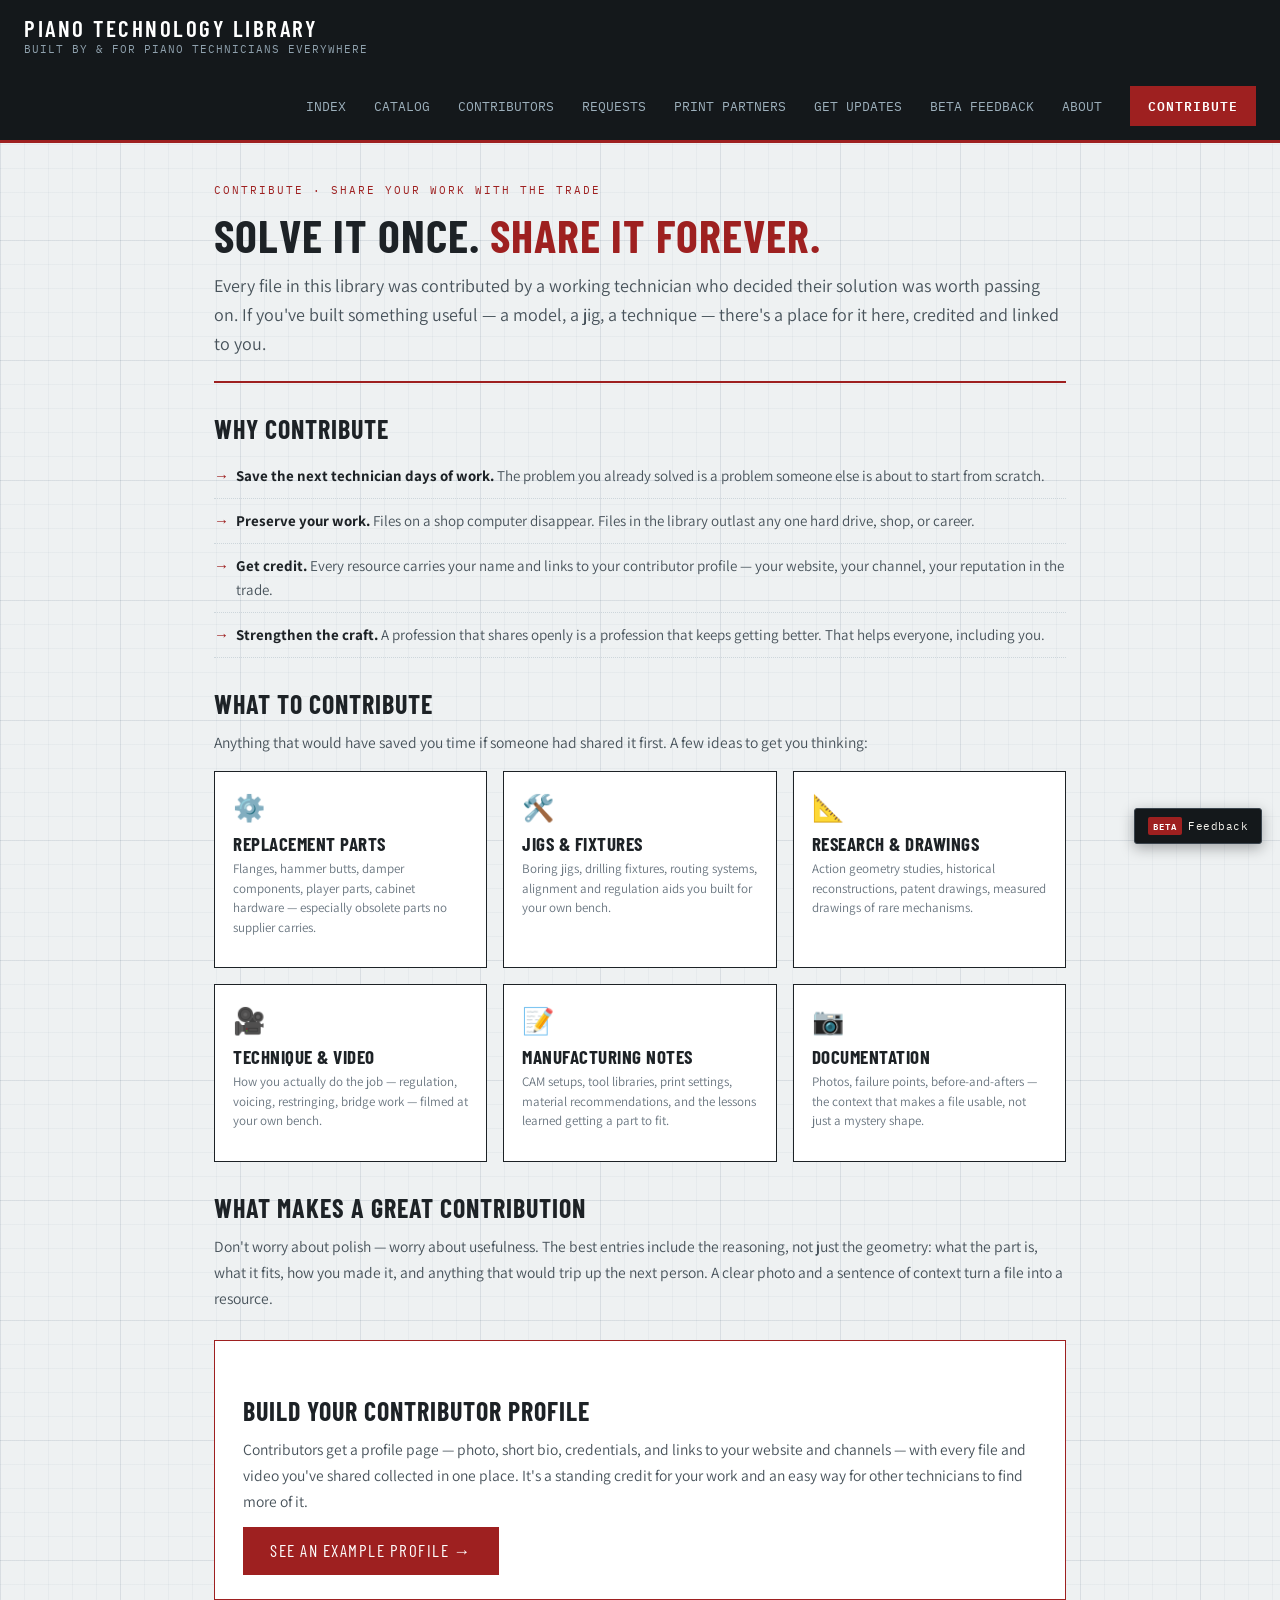
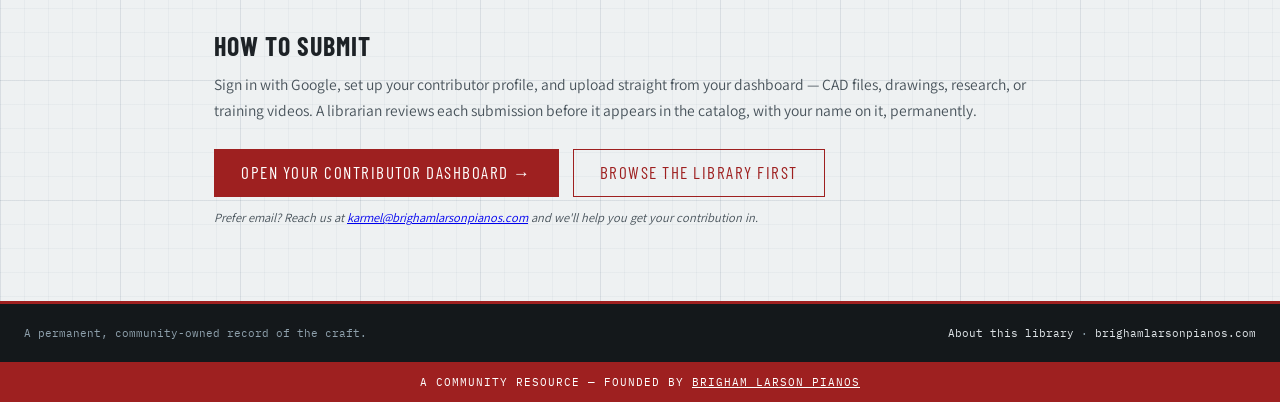
<file: contribute.html>
<!DOCTYPE html>
<html lang="en">
<head>
<meta charset="utf-8">
<meta name="viewport" content="width=device-width, initial-scale=1">
<title>Contribute — Piano Technology Library</title>
<meta name="description" content="How and why to contribute to the Piano Technology Library — share CAD files, jigs, techniques, and training video with piano technicians everywhere.">
<link rel="preconnect" href="https://fonts.googleapis.com">
<link href="https://fonts.googleapis.com/css2?family=IBM+Plex+Mono:wght@400;500;600&family=Barlow+Condensed:wght@500;600;700&family=Assistant:wght@400;600&display=swap" rel="stylesheet">
<link rel="stylesheet" href="styles.css?v=20260811134757">
<link rel="icon" href="icon.svg?v=20260811134757" type="image/svg+xml">
<link rel="apple-touch-icon" href="apple-touch-icon.png?v=20260811134757">
<!-- Google tag (gtag.js) -->
<script async src="https://www.googletagmanager.com/gtag/js?id=G-FJJ4GVNQXK"></script>
<script>
  window.dataLayer = window.dataLayer || [];
  function gtag(){dataLayer.push(arguments);}
  gtag('js', new Date());
  gtag('config', 'G-FJJ4GVNQXK');
</script>
</head>
<body>

<header>
  <div class="header-inner">
    <a class="mark" href="index.html">
      <div>
        <div class="t1">PIANO TECHNOLOGY LIBRARY</div>
        <div class="t2"><span class="t2-full">BUILT BY &amp; FOR PIANO TECHNICIANS EVERYWHERE</span><span class="t2-short">BY &amp; FOR PIANO TECHS EVERYWHERE</span></div>
      </div>
    </a>
    <button class="navtoggle" id="navToggle" aria-label="Menu" aria-expanded="false">☰</button>
    <nav id="nav">
      <a href="index.html">INDEX</a>
      <a href="index.html#library">CATALOG</a>
      <a href="contributors.html">CONTRIBUTORS</a>
      <a href="requests.html">REQUESTS</a>
      <a href="contributors.html#print-partners">PRINT PARTNERS</a>
      <a href="index.html#newsletter">GET UPDATES</a>
      <a href="#" class="nav-beta">BETA FEEDBACK</a>
      <a href="about.html">ABOUT</a>
      <a class="cta on" href="profile.html">CONTRIBUTE</a>
    </nav>
  </div>
</header>

<main class="page">
  <div class="page-head">
    <div class="dwg">CONTRIBUTE · SHARE YOUR WORK WITH THE TRADE</div>
    <h1>Solve it once. <span>Share it forever.</span></h1>
    <p class="lede">Every file in this library was contributed by a working technician who decided their solution was worth passing on. If you've built something useful — a model, a jig, a technique — there's a place for it here, credited and linked to you.</p>
  </div>

  <div class="prose">
    <h2>Why contribute</h2>
    <ul class="reasons">
      <li><b>Save the next technician days of work.</b> The problem you already solved is a problem someone else is about to start from scratch.</li>
      <li><b>Preserve your work.</b> Files on a shop computer disappear. Files in the library outlast any one hard drive, shop, or career.</li>
      <li><b>Get credit.</b> Every resource carries your name and links to your contributor profile — your website, your channel, your reputation in the trade.</li>
      <li><b>Strengthen the craft.</b> A profession that shares openly is a profession that keeps getting better. That helps everyone, including you.</li>
    </ul>

    <h2>What to contribute</h2>
    <p>Anything that would have saved you time if someone had shared it first. A few ideas to get you thinking:</p>
    <div class="ideas">
      <div class="idea"><div class="ic">⚙️</div><h3>Replacement Parts</h3><p>Flanges, hammer butts, damper components, player parts, cabinet hardware — especially obsolete parts no supplier carries.</p></div>
      <div class="idea"><div class="ic">🛠️</div><h3>Jigs &amp; Fixtures</h3><p>Boring jigs, drilling fixtures, routing systems, alignment and regulation aids you built for your own bench.</p></div>
      <div class="idea"><div class="ic">📐</div><h3>Research &amp; Drawings</h3><p>Action geometry studies, historical reconstructions, patent drawings, measured drawings of rare mechanisms.</p></div>
      <div class="idea"><div class="ic">🎥</div><h3>Technique &amp; Video</h3><p>How you actually do the job — regulation, voicing, restringing, bridge work — filmed at your own bench.</p></div>
      <div class="idea"><div class="ic">📝</div><h3>Manufacturing Notes</h3><p>CAM setups, tool libraries, print settings, material recommendations, and the lessons learned getting a part to fit.</p></div>
      <div class="idea"><div class="ic">📷</div><h3>Documentation</h3><p>Photos, failure points, before-and-afters — the context that makes a file usable, not just a mystery shape.</p></div>
    </div>

    <h2>What makes a great contribution</h2>
    <p>Don't worry about polish — worry about usefulness. The best entries include the reasoning, not just the geometry: what the part is, what it fits, how you made it, and anything that would trip up the next person. A clear photo and a sentence of context turn a file into a resource.</p>

    <div class="contrib-dash">
      <h2>Build your contributor profile</h2>
      <p>Contributors get a profile page — photo, short bio, credentials, and links to your website and channels — with every file and video you've shared collected in one place. It's a standing credit for your work and an easy way for other technicians to find more of it.</p>
      <a class="cta-btn" href="contributor.html?id=brigham-larson">See an example profile →</a>
    </div>

    <h2>How to submit</h2>
    <p>Sign in with Google, set up your contributor profile, and upload straight from your dashboard — CAD files, drawings, research, or training videos. A librarian reviews each submission before it appears in the catalog, with your name on it, permanently.</p>
    <div class="cta-row">
      <a class="cta-btn" href="profile.html">Open your contributor dashboard →</a>
      <a class="cta-btn ghost" href="index.html#library">Browse the library first</a>
    </div>
    <p class="fine">Prefer email? Reach us at <a href="mailto:karmel@brighamlarsonpianos.com">karmel@brighamlarsonpianos.com</a> and we'll help you get your contribution in.</p>
  </div>
</main>

<footer>
  <div class="footer-inner">
    <span>A permanent, community-owned record of the craft.</span>
    <span><a href="about.html">About this library</a> · <a href="https://www.brighamlarsonpianos.com" target="_blank" rel="noopener">brighamlarsonpianos.com</a></span>
  </div>
</footer>

<div class="redbar">
  A COMMUNITY RESOURCE — FOUNDED BY <a href="https://www.brighamlarsonpianos.com" target="_blank" rel="noopener">BRIGHAM LARSON PIANOS</a>
</div>

<script>
  const nt = document.getElementById("navToggle"), nv = document.getElementById("nav");
  if (nt) nt.addEventListener("click", () => {
    const open = nv.classList.toggle("open");
    nt.setAttribute("aria-expanded", open ? "true" : "false");
  });
</script>
<script src="feedback.js?v=20260811134757"></script>
<script src="welcome.js?v=20260811134757"></script>
</body>
</html>
</file>
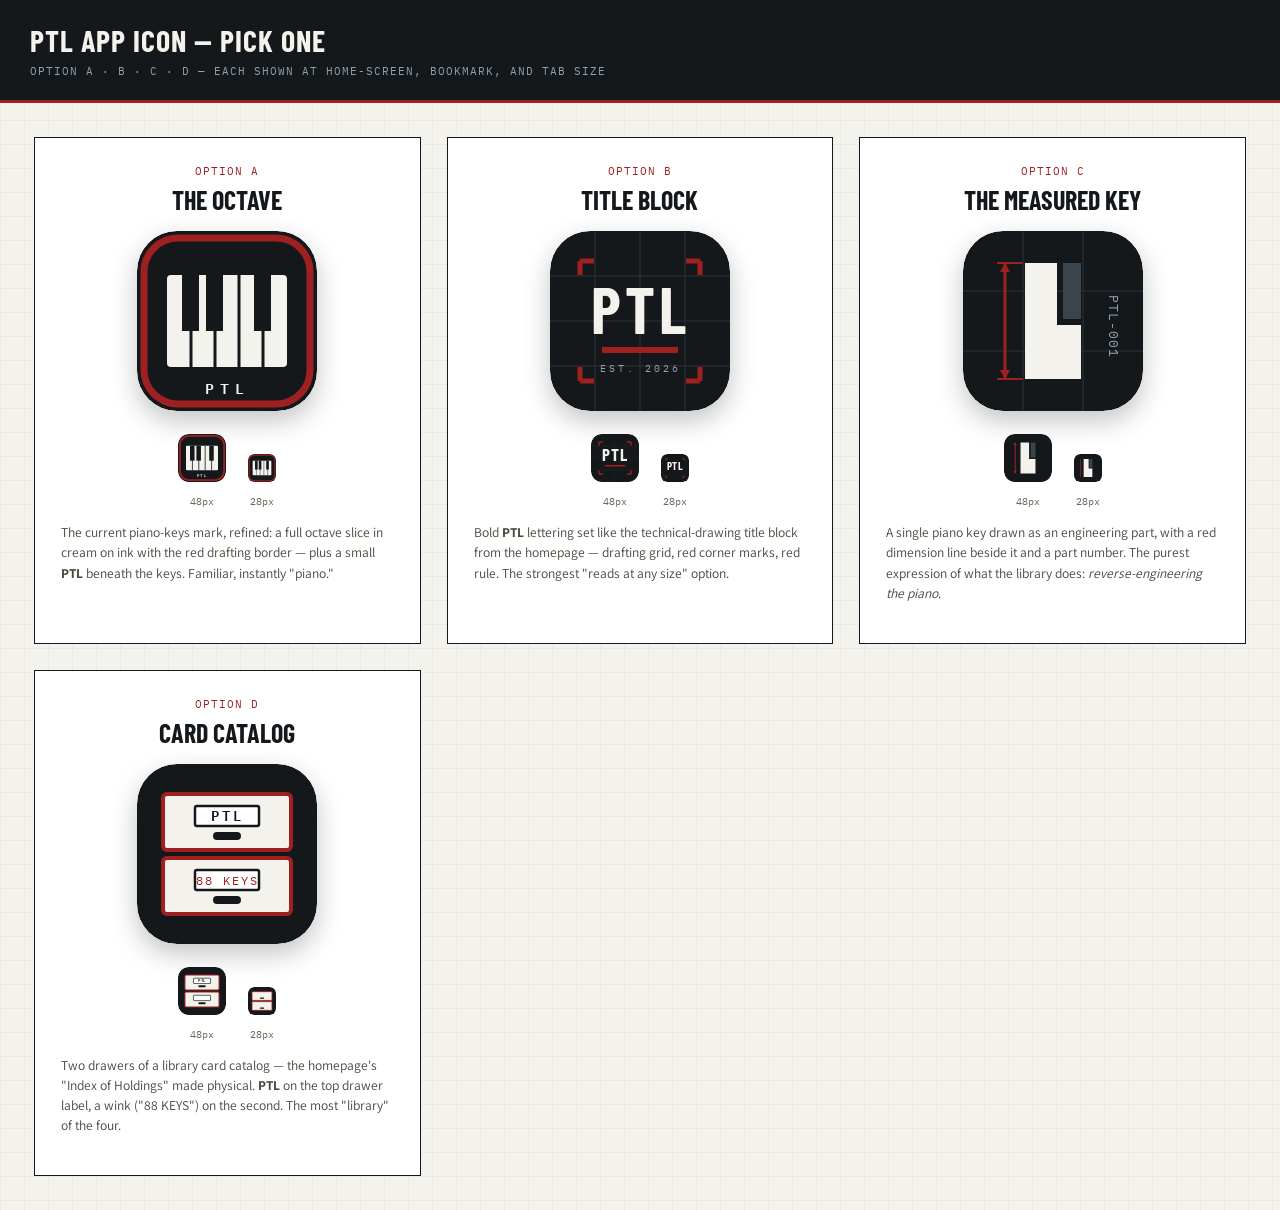
<file: icon-options.html>
<!DOCTYPE html>
<html lang="en">
<head>
<meta charset="utf-8">
<meta name="viewport" content="width=device-width, initial-scale=1">
<title>PTL App Icon — 4 Options</title>
<link href="https://fonts.googleapis.com/css2?family=IBM+Plex+Mono:wght@400;500;600&family=Barlow+Condensed:wght@600;700&family=Assistant:wght@400;600&display=swap" rel="stylesheet">
<style>
  body { margin:0; background:#f4f2ec; font-family:'Assistant',sans-serif; color:#14181b;
    background-image: linear-gradient(rgba(20,24,27,.045) 1px, transparent 1px), linear-gradient(90deg, rgba(20,24,27,.045) 1px, transparent 1px);
    background-size: 24px 24px; }
  header { background:#14181b; color:#f4f2ec; padding:22px 30px; border-bottom:3px solid #9e2020; }
  header h1 { font-family:'Barlow Condensed',sans-serif; font-size:30px; margin:0; text-transform:uppercase; letter-spacing:1px; }
  header p { font-family:'IBM Plex Mono',monospace; font-size:11px; color:#8fa1ad; margin:6px 0 0; letter-spacing:1px; }
  .grid { display:grid; grid-template-columns:repeat(auto-fit,minmax(320px,1fr)); gap:26px; padding:34px; max-width:1500px; margin:0 auto; }
  .opt { background:#fff; border:1.5px solid #14181b; padding:26px; text-align:center; }
  .opt .tag { font-family:'IBM Plex Mono',monospace; font-size:11px; letter-spacing:1px; color:#9e2020; }
  .opt h2 { font-family:'Barlow Condensed',sans-serif; font-size:26px; margin:6px 0 16px; text-transform:uppercase; }
  .big { width:180px; height:180px; border-radius:40px; box-shadow:0 10px 26px rgba(20,24,27,.25); }
  .row { display:flex; align-items:flex-end; justify-content:center; gap:22px; margin-top:18px; }
  .small { width:48px; height:48px; border-radius:11px; }
  .tiny { width:28px; height:28px; border-radius:6px; }
  .cap { font-family:'IBM Plex Mono',monospace; font-size:10px; color:#6b6659; margin-top:8px; }
  .desc { font-size:13.5px; color:#4a463c; margin-top:14px; line-height:1.5; text-align:left; }
</style>
</head>
<body>
<header>
  <h1>PTL App Icon — Pick One</h1>
  <p>OPTION A · B · C · D — EACH SHOWN AT HOME-SCREEN, BOOKMARK, AND TAB SIZE</p>
</header>
<div class="grid">

  <!-- A: THE OCTAVE -->
  <div class="opt">
    <div class="tag">OPTION A</div>
    <h2>The Octave</h2>
    <svg class="big" viewBox="0 0 180 180" xmlns="http://www.w3.org/2000/svg">
      <rect width="180" height="180" rx="40" fill="#14181b"/>
      <rect x="7" y="7" width="166" height="166" rx="34" fill="none" stroke="#9e2020" stroke-width="7"/>
      <rect x="30" y="44" width="120" height="92" rx="4" fill="#f4f2ec"/>
      <line x1="54" y1="44" x2="54" y2="136" stroke="#14181b" stroke-width="3"/>
      <line x1="78" y1="44" x2="78" y2="136" stroke="#14181b" stroke-width="3"/>
      <line x1="102" y1="44" x2="102" y2="136" stroke="#14181b" stroke-width="3"/>
      <line x1="126" y1="44" x2="126" y2="136" stroke="#14181b" stroke-width="3"/>
      <rect x="45" y="44" width="17" height="56" fill="#14181b"/>
      <rect x="69" y="44" width="17" height="56" fill="#14181b"/>
      <rect x="117" y="44" width="17" height="56" fill="#14181b"/>
      <text x="90" y="163" font-family="IBM Plex Mono, monospace" font-size="15" font-weight="600" letter-spacing="6" fill="#f4f2ec" text-anchor="middle">PTL</text>
    </svg>
    <div class="row">
      <div><svg class="small" viewBox="0 0 180 180"><rect width="180" height="180" rx="40" fill="#14181b"/><rect x="7" y="7" width="166" height="166" rx="34" fill="none" stroke="#9e2020" stroke-width="7"/><rect x="30" y="44" width="120" height="92" rx="4" fill="#f4f2ec"/><line x1="54" y1="44" x2="54" y2="136" stroke="#14181b" stroke-width="3"/><line x1="78" y1="44" x2="78" y2="136" stroke="#14181b" stroke-width="3"/><line x1="102" y1="44" x2="102" y2="136" stroke="#14181b" stroke-width="3"/><line x1="126" y1="44" x2="126" y2="136" stroke="#14181b" stroke-width="3"/><rect x="45" y="44" width="17" height="56" fill="#14181b"/><rect x="69" y="44" width="17" height="56" fill="#14181b"/><rect x="117" y="44" width="17" height="56" fill="#14181b"/><text x="90" y="163" font-family="IBM Plex Mono, monospace" font-size="15" font-weight="600" letter-spacing="6" fill="#f4f2ec" text-anchor="middle">PTL</text></svg><div class="cap">48px</div></div>
      <div><svg class="tiny" viewBox="0 0 180 180"><rect width="180" height="180" rx="40" fill="#14181b"/><rect x="7" y="7" width="166" height="166" rx="34" fill="none" stroke="#9e2020" stroke-width="7"/><rect x="30" y="44" width="120" height="92" rx="4" fill="#f4f2ec"/><line x1="54" y1="44" x2="54" y2="136" stroke="#14181b" stroke-width="3"/><line x1="78" y1="44" x2="78" y2="136" stroke="#14181b" stroke-width="3"/><line x1="102" y1="44" x2="102" y2="136" stroke="#14181b" stroke-width="3"/><line x1="126" y1="44" x2="126" y2="136" stroke="#14181b" stroke-width="3"/><rect x="45" y="44" width="17" height="56" fill="#14181b"/><rect x="69" y="44" width="17" height="56" fill="#14181b"/><rect x="117" y="44" width="17" height="56" fill="#14181b"/></svg><div class="cap">28px</div></div>
    </div>
    <p class="desc">The current piano-keys mark, refined: a full octave slice in cream on ink with the red drafting border — plus a small <b>PTL</b> beneath the keys. Familiar, instantly "piano."</p>
  </div>

  <!-- B: TITLE BLOCK -->
  <div class="opt">
    <div class="tag">OPTION B</div>
    <h2>Title Block</h2>
    <svg class="big" viewBox="0 0 180 180" xmlns="http://www.w3.org/2000/svg">
      <rect width="180" height="180" rx="40" fill="#14181b"/>
      <g stroke="#2a323a" stroke-width="1"><line x1="0" y1="45" x2="180" y2="45"/><line x1="0" y1="90" x2="180" y2="90"/><line x1="0" y1="135" x2="180" y2="135"/><line x1="45" y1="0" x2="45" y2="180"/><line x1="90" y1="0" x2="90" y2="180"/><line x1="135" y1="0" x2="135" y2="180"/></g>
      <path d="M30 30 h14 M30 30 v14 M150 30 h-14 M150 30 v14 M30 150 h14 M30 150 v-14 M150 150 h-14 M150 150 v-14" stroke="#9e2020" stroke-width="5" fill="none"/>
      <text x="90" y="103" font-family="Barlow Condensed, sans-serif" font-size="64" font-weight="700" letter-spacing="4" fill="#f4f2ec" text-anchor="middle">PTL</text>
      <rect x="52" y="116" width="76" height="6" fill="#9e2020"/>
      <text x="90" y="141" font-family="IBM Plex Mono, monospace" font-size="10" letter-spacing="3" fill="#8fa1ad" text-anchor="middle">EST. 2026</text>
    </svg>
    <div class="row">
      <div><svg class="small" viewBox="0 0 180 180"><rect width="180" height="180" rx="40" fill="#14181b"/><g stroke="#2a323a" stroke-width="1"><line x1="0" y1="45" x2="180" y2="45"/><line x1="0" y1="90" x2="180" y2="90"/><line x1="0" y1="135" x2="180" y2="135"/><line x1="45" y1="0" x2="45" y2="180"/><line x1="90" y1="0" x2="90" y2="180"/><line x1="135" y1="0" x2="135" y2="180"/></g><path d="M30 30 h14 M30 30 v14 M150 30 h-14 M150 30 v14 M30 150 h14 M30 150 v-14 M150 150 h-14 M150 150 v-14" stroke="#9e2020" stroke-width="5" fill="none"/><text x="90" y="103" font-family="Barlow Condensed, sans-serif" font-size="64" font-weight="700" letter-spacing="4" fill="#f4f2ec" text-anchor="middle">PTL</text><rect x="52" y="116" width="76" height="6" fill="#9e2020"/></svg><div class="cap">48px</div></div>
      <div><svg class="tiny" viewBox="0 0 180 180"><rect width="180" height="180" rx="40" fill="#14181b"/><path d="M30 30 h14 M30 30 v14 M150 30 h-14 M150 30 v14 M30 150 h14 M30 150 v-14 M150 150 h-14 M150 150 v-14" stroke="#9e2020" stroke-width="6" fill="none"/><text x="90" y="106" font-family="Barlow Condensed, sans-serif" font-size="70" font-weight="700" letter-spacing="3" fill="#f4f2ec" text-anchor="middle">PTL</text></svg><div class="cap">28px</div></div>
    </div>
    <p class="desc">Bold <b>PTL</b> lettering set like the technical-drawing title block from the homepage — drafting grid, red corner marks, red rule. The strongest "reads at any size" option.</p>
  </div>

  <!-- C: THE MEASURED KEY -->
  <div class="opt">
    <div class="tag">OPTION C</div>
    <h2>The Measured Key</h2>
    <svg class="big" viewBox="0 0 180 180" xmlns="http://www.w3.org/2000/svg">
      <rect width="180" height="180" rx="40" fill="#14181b"/>
      <g stroke="#2a323a" stroke-width="1"><line x1="0" y1="60" x2="180" y2="60"/><line x1="0" y1="120" x2="180" y2="120"/><line x1="60" y1="0" x2="60" y2="180"/><line x1="120" y1="0" x2="120" y2="180"/></g>
      <path d="M62 32 h32 v62 h24 v54 h-56 z" fill="#f4f2ec"/>
      <path d="M100 32 h18 v56 h-18 z" fill="#3a444d"/>
      <line x1="42" y1="32" x2="42" y2="148" stroke="#9e2020" stroke-width="3"/>
      <path d="M42 32 l-5 9 h10 z" fill="#9e2020"/>
      <path d="M42 148 l-5 -9 h10 z" fill="#9e2020"/>
      <line x1="34" y1="32" x2="60" y2="32" stroke="#9e2020" stroke-width="2"/>
      <line x1="34" y1="148" x2="60" y2="148" stroke="#9e2020" stroke-width="2"/>
      <text x="146" y="95" font-family="IBM Plex Mono, monospace" font-size="13" letter-spacing="1" fill="#8fa1ad" text-anchor="middle" transform="rotate(90 146 95)">PTL-001</text>
    </svg>
    <div class="row">
      <div><svg class="small" viewBox="0 0 180 180"><rect width="180" height="180" rx="40" fill="#14181b"/><path d="M62 32 h32 v62 h24 v54 h-56 z" fill="#f4f2ec"/><path d="M100 32 h18 v56 h-18 z" fill="#3a444d"/><line x1="42" y1="32" x2="42" y2="148" stroke="#9e2020" stroke-width="4"/><path d="M42 32 l-6 10 h12 z" fill="#9e2020"/><path d="M42 148 l-6 -10 h12 z" fill="#9e2020"/></svg><div class="cap">48px</div></div>
      <div><svg class="tiny" viewBox="0 0 180 180"><rect width="180" height="180" rx="40" fill="#14181b"/><path d="M62 32 h32 v62 h24 v54 h-56 z" fill="#f4f2ec"/><path d="M100 32 h18 v56 h-18 z" fill="#3a444d"/><line x1="42" y1="32" x2="42" y2="148" stroke="#9e2020" stroke-width="5"/></svg><div class="cap">28px</div></div>
    </div>
    <p class="desc">A single piano key drawn as an engineering part, with a red dimension line beside it and a part number. The purest expression of what the library does: <i>reverse-engineering the piano</i>.</p>
  </div>

  <!-- D: CARD CATALOG -->
  <div class="opt">
    <div class="tag">OPTION D</div>
    <h2>Card Catalog</h2>
    <svg class="big" viewBox="0 0 180 180" xmlns="http://www.w3.org/2000/svg">
      <rect width="180" height="180" rx="40" fill="#14181b"/>
      <rect x="26" y="30" width="128" height="56" rx="4" fill="#f4f2ec" stroke="#9e2020" stroke-width="4"/>
      <rect x="58" y="42" width="64" height="20" rx="2" fill="#fff" stroke="#14181b" stroke-width="2.5"/>
      <text x="90" y="57" font-family="IBM Plex Mono, monospace" font-size="14" font-weight="600" letter-spacing="3" fill="#14181b" text-anchor="middle">PTL</text>
      <rect x="76" y="68" width="28" height="8" rx="4" fill="#14181b"/>
      <rect x="26" y="94" width="128" height="56" rx="4" fill="#f4f2ec" stroke="#9e2020" stroke-width="4"/>
      <rect x="58" y="106" width="64" height="20" rx="2" fill="#fff" stroke="#14181b" stroke-width="2.5"/>
      <text x="90" y="121" font-family="IBM Plex Mono, monospace" font-size="12" letter-spacing="2" fill="#9e2020" text-anchor="middle">88 KEYS</text>
      <rect x="76" y="132" width="28" height="8" rx="4" fill="#14181b"/>
    </svg>
    <div class="row">
      <div><svg class="small" viewBox="0 0 180 180"><rect width="180" height="180" rx="40" fill="#14181b"/><rect x="26" y="30" width="128" height="56" rx="4" fill="#f4f2ec" stroke="#9e2020" stroke-width="4"/><rect x="58" y="42" width="64" height="20" rx="2" fill="#fff" stroke="#14181b" stroke-width="2.5"/><text x="90" y="58" font-family="IBM Plex Mono, monospace" font-size="16" font-weight="600" letter-spacing="2" fill="#14181b" text-anchor="middle">PTL</text><rect x="76" y="68" width="28" height="8" rx="4" fill="#14181b"/><rect x="26" y="94" width="128" height="56" rx="4" fill="#f4f2ec" stroke="#9e2020" stroke-width="4"/><rect x="58" y="106" width="64" height="20" rx="2" fill="#fff" stroke="#14181b" stroke-width="2.5"/><rect x="76" y="132" width="28" height="8" rx="4" fill="#14181b"/></svg><div class="cap">48px</div></div>
      <div><svg class="tiny" viewBox="0 0 180 180"><rect width="180" height="180" rx="40" fill="#14181b"/><rect x="26" y="30" width="128" height="56" rx="4" fill="#f4f2ec" stroke="#9e2020" stroke-width="5"/><rect x="76" y="68" width="28" height="8" rx="4" fill="#14181b"/><rect x="26" y="94" width="128" height="56" rx="4" fill="#f4f2ec" stroke="#9e2020" stroke-width="5"/><rect x="76" y="132" width="28" height="8" rx="4" fill="#14181b"/></svg><div class="cap">28px</div></div>
    </div>
    <p class="desc">Two drawers of a library card catalog — the homepage's "Index of Holdings" made physical. <b>PTL</b> on the top drawer label, a wink ("88 KEYS") on the second. The most "library" of the four.</p>
  </div>

</div>
</body>
</html>
</file>
<file: styles.css>
/* BLP Resource Library — "Blueprint & Bench" design */
* { margin: 0; padding: 0; box-sizing: border-box; }

:root {
  --container: 100%; /* full-bleed: the catalog uses every pixel of the screen */
  --red: #9e2020;
  --ink: #1d2226;
  --ink-soft: #47525a;
  --ink-faint: #6a7680;
  --paper: #eef1f2;
  --line: #cdd6db;
  --white: #fff;
}

body {
  background: var(--paper);
  font-family: 'Assistant', sans-serif;
  color: var(--ink);
  background-image:
    linear-gradient(rgba(30,60,90,.07) 1px, transparent 1px),
    linear-gradient(90deg, rgba(30,60,90,.07) 1px, transparent 1px),
    linear-gradient(rgba(30,60,90,.04) 1px, transparent 1px),
    linear-gradient(90deg, rgba(30,60,90,.04) 1px, transparent 1px);
  background-size: 120px 120px, 120px 120px, 24px 24px, 24px 24px;
}

.mono { font-family: 'IBM Plex Mono', monospace; }

/* ---- Header ---- */
header {
  background: #14181b;
  color: #dfe4e8;
  border-bottom: 3px solid var(--red);
  position: sticky; top: 0; z-index: 50;
}
.header-inner {
  max-width: var(--container); margin: 0 auto; padding: 14px 24px;
  display: flex; align-items: center; gap: 30px; flex-wrap: wrap;
}
.mark { display: flex; align-items: center; gap: 14px; text-decoration: none; }
.mark .box {
  width: 44px; height: 44px; border: 2px solid var(--red);
  display: flex; align-items: center; justify-content: center;
  font-family: 'Barlow Condensed', sans-serif; font-weight: 700;
  font-size: 19px; color: #fff; letter-spacing: 1px;
}
.mark .t1 {
  font-family: 'Barlow Condensed', sans-serif; font-size: 23px;
  font-weight: 600; letter-spacing: 2.5px; color: #fff;
}
.mark .t2 { font-family: 'IBM Plex Mono', monospace; font-size: 10.5px; color: #8fa1ad; letter-spacing: 1px; }
.t2-short { display: none; }  /* desktop shows the full "TECHNICIANS" wording */
header nav { flex-basis: 100%; justify-content: flex-end; font-family: 'IBM Plex Mono', monospace; font-size: 12.5px; display: flex; align-items: center; }
header nav a { color: #9db0bc; text-decoration: none; margin-left: 28px; }
header nav a:hover, header nav a.on { color: #fff; border-bottom: 2px solid var(--red); padding-bottom: 6px; }
header nav a.cta {
  background: var(--red); color: #fff; padding: 9px 18px; border: none;
  font-weight: 600; letter-spacing: 1px;
}
header nav a.cta:hover { background: #7c1717; border-bottom: none; padding-bottom: 9px; }

/* ---- Hero title block ---- */
.hero { max-width: var(--container); margin: 34px auto 0; padding: 0 24px; display: flex; gap: 36px; align-items: stretch; }
.tb-l { flex: 1.3; border: 1.5px solid var(--ink); background: rgba(255,255,255,.88); padding: 30px 34px; position: relative; }
.corner { position: absolute; width: 10px; height: 10px; border: 1.5px solid var(--red); }
.c1 { top: -5px; left: -5px; border-right: none; border-bottom: none; }
.c2 { top: -5px; right: -5px; border-left: none; border-bottom: none; }
.c3 { bottom: -5px; left: -5px; border-right: none; border-top: none; }
.c4 { bottom: -5px; right: -5px; border-left: none; border-top: none; }
.dwg { font-family: 'IBM Plex Mono', monospace; font-size: 11px; color: var(--red); letter-spacing: 2px; margin-bottom: 14px; }
h1 {
  font-family: 'Barlow Condensed', sans-serif; font-size: 52px; font-weight: 700;
  line-height: 1.02; text-transform: uppercase; letter-spacing: 1px;
}
h1 span { color: var(--red); }
.tb-l p { margin-top: 14px; font-size: 15.5px; line-height: 1.6; color: var(--ink-soft); max-width: 560px; }
.search { margin-top: 22px; display: flex; border: 1.5px solid var(--ink); background: #fff; max-width: 540px; }
.search .pre { font-family: 'IBM Plex Mono', monospace; background: var(--ink); color: #7ee08a; padding: 13px 14px; font-size: 13px; }
.search input {
  flex: 1; border: none; outline: none; padding: 0 16px; min-width: 0;
  font-family: 'IBM Plex Mono', monospace; font-size: 13px; color: var(--ink);
}
.search input::placeholder { color: var(--ink-faint); }
.search button {
  background: var(--red); border: none; color: #fff; cursor: pointer;
  font-family: 'Barlow Condensed', sans-serif; font-size: 16px; letter-spacing: 2px; padding: 0 26px;
}
.tb-r { flex: 1; border: 1.5px solid var(--ink); background: #fff; position: relative; padding: 18px; display: flex; flex-direction: column; }
.tb-r .lab {
  font-family: 'IBM Plex Mono', monospace; font-size: 10.5px; color: var(--ink-soft);
  letter-spacing: 1px; display: flex; justify-content: space-between;
  border-bottom: 1px solid var(--line); padding-bottom: 9px;
}
.tb-r .lab b { color: var(--red); }
.tb-r svg { flex: 1; }
.specs {
  display: flex; justify-content: space-between;
  font-family: 'IBM Plex Mono', monospace; font-size: 10px; color: var(--ink-faint);
  border-top: 1px solid var(--line); padding-top: 9px;
}

/* ---- Card catalog panel ---- */
.cardcat { flex: 1; display: flex; flex-direction: column; justify-content: center; padding: 6px 0; }
.cc-row {
  display: flex; justify-content: space-between; align-items: baseline; gap: 12px;
  padding: 11px 2px; border-bottom: 1px dotted var(--line); cursor: pointer;
}
.cc-row:last-child { border-bottom: none; }
.cc-name { font-family: 'Barlow Condensed', sans-serif; font-size: 18px; font-weight: 600; letter-spacing: .5px; text-transform: uppercase; }
.cc-row:hover .cc-name { color: var(--red); }
.cc-no { font-family: 'IBM Plex Mono', monospace; font-size: 10.5px; color: var(--ink-faint); letter-spacing: 1px; margin-left: auto; }
.cc-count { font-family: 'IBM Plex Mono', monospace; font-size: 11px; color: var(--red); font-weight: 600; min-width: 34px; text-align: right; }

/* ---- Shelf headings (New Acquisitions / Full Catalog) ---- */
.shelf-head {
  max-width: var(--container); margin: 34px auto 0; padding: 0 24px;
  display: flex; justify-content: space-between; align-items: baseline;
}
.shelf-head h2 {
  font-family: 'Barlow Condensed', sans-serif; font-size: 27px; font-weight: 700;
  text-transform: uppercase; letter-spacing: 1.5px;
  border-bottom: 3px solid var(--red); padding-bottom: 4px;
}
.shelf-head a { font-family: 'IBM Plex Mono', monospace; font-size: 11.5px; color: var(--red); text-decoration: none; }
.shelf-head.full { margin-top: 40px; margin-bottom: 4px; }

/* ---- Category tabs ---- */
.filetabs { max-width: var(--container); margin: 26px auto 0; padding: 0 24px; display: flex; flex-wrap: wrap; font-family: 'IBM Plex Mono', monospace; font-size: 12px; }
.ft {
  border: 1.5px solid var(--ink); border-right: none; padding: 10px 20px;
  background: #fff; color: var(--ink-soft); cursor: pointer; user-select: none;
}
.ft:last-child { border-right: 1.5px solid var(--ink); }
.ft.on { background: var(--ink); color: #fff; }
.ft .n { color: var(--red); font-weight: 600; margin-left: 8px; }
.ft.on .n { color: #ff9d9d; }

/* ---- Video topic sub-tabs ---- */
.subtabs { max-width: var(--container); margin: 12px auto 0; padding: 0 24px; display: none; flex-wrap: wrap; gap: 8px; font-family: 'IBM Plex Mono', monospace; font-size: 10.5px; }
.st { border: 1px solid var(--ink-faint); padding: 6px 12px; background: rgba(255,255,255,.8); color: var(--ink-soft); cursor: pointer; user-select: none; }
.st b { color: var(--red); margin-left: 4px; }
.st.on { background: var(--red); border-color: var(--red); color: #fff; }
.st.on b { color: #ffd3d3; }

/* ---- Resource grid ---- */
.grid { max-width: var(--container); margin: 22px auto 10px; padding: 0 24px; display: grid; grid-template-columns: repeat(auto-fill, minmax(340px, 1fr)); gap: 22px; }
.pc { border: 1.5px solid var(--ink); background: #fff; display: flex; flex-direction: column; }
.pc .head {
  display: flex; justify-content: space-between; font-family: 'IBM Plex Mono', monospace;
  font-size: 10.5px; padding: 9px 14px; border-bottom: 1px solid var(--line); color: var(--ink-soft);
}
.pc .head b { color: var(--red); }
.pc .thumb { border-bottom: 1px solid var(--line); background: #14181b; position: relative; }
.pc .thumb img { width: 100%; aspect-ratio: 16 / 9; height: auto; object-fit: cover; display: block; opacity: .92; }
.pc .thumb .dur {
  position: absolute; right: 8px; bottom: 8px; background: rgba(20,24,27,.92); color: #fff;
  font-family: 'IBM Plex Mono', monospace; font-size: 10.5px; padding: 2px 7px; border: 1px solid #3a4449;
}
.pc .thumb.cad { background: #d7dde0; }
/* CAD renders: never crop the model — contain it, centered, on a light
   neutral that matches the render background. Videos keep cover. */
.pc .thumb.cad { background: #eceded; }
.pc .thumb.cad img { opacity: 1; object-fit: contain; object-position: center; }
.pc .thumb .badge3d {
  position: absolute; left: 8px; top: 8px; background: var(--red); color: #fff;
  font-family: 'IBM Plex Mono', monospace; font-size: 9.5px; letter-spacing: 1px; padding: 2px 7px;
}
.pc .added {
  margin-top: 10px; font-family: 'IBM Plex Mono', monospace; font-size: 9.5px;
  letter-spacing: 1px; color: var(--ink-faint);
}
.pc .body { padding: 12px 16px 16px; display: flex; flex-direction: column; flex: 1; }
.pc h3 { font-family: 'Barlow Condensed', sans-serif; font-size: 21px; font-weight: 600; letter-spacing: .5px; text-transform: uppercase; }
.pc .maker { font-family: 'IBM Plex Mono', monospace; font-size: 10px; color: var(--red); letter-spacing: 1px; margin-top: 2px; text-transform: uppercase; }
.pc p { font-size: 13px; color: #5a656e; margin-top: 6px; line-height: 1.5; flex: 1; }
.pc .dl { margin-top: 12px; display: flex; gap: 8px; flex-wrap: wrap; font-family: 'IBM Plex Mono', monospace; font-size: 10.5px; }
.pc .dl a { border: 1px solid var(--ink); padding: 5px 12px; color: var(--ink); text-decoration: none; }
.pc .dl a.r { background: var(--red); border-color: var(--red); color: #fff; }
.pc .dl a:hover { background: var(--ink); color: #fff; }
.pc .dl a.r:hover { background: #7c1717; }
.pc .dl a.dl-file {
  border: 1px solid var(--ink); background: #eef1f2; color: var(--ink);
  display: inline-flex; align-items: center; gap: 4px;
}
.pc .dl a.dl-file:hover { background: var(--ink); color: #fff; }
/* Fusion-viewer preview links must look like the (button) preview buttons:
   ink background, white text at all times — not only on hover. */
.pc .dl a.preview-btn { background: var(--ink); border: 1.5px solid var(--ink); color: #fff; }
.pc .dl a.preview-btn:hover { background: var(--red); border-color: var(--red); color: #fff; }
.pc .dl .dl-pending { color: var(--ink-faint); font-style: italic; padding: 5px 0; }
.pc p.spacer { margin: 0; flex: 1; }
.empty { grid-column: 1 / -1; font-family: 'IBM Plex Mono', monospace; font-size: 13px; color: var(--ink-faint); padding: 40px 0; text-align: center; }

/* ---- Contributor byline on cards ---- */
.byline {
  margin-top: 12px; padding-top: 10px; border-top: 1px dashed var(--line);
  display: flex; align-items: center; gap: 8px; text-decoration: none;
  font-family: 'IBM Plex Mono', monospace; font-size: 9.5px; letter-spacing: .5px; color: var(--ink-faint);
}
.byline img { width: 22px; height: 22px; border-radius: 50%; border: 1.5px solid var(--red); }
.byline b { color: var(--ink); }
.byline:hover b { color: var(--red); }

/* ---- Contributor profile page ---- */
.prof-wrap { max-width: var(--container); margin: 34px auto 0; padding: 0 24px; }
.prof-block { border: 1.5px solid var(--ink); background: rgba(255,255,255,.9); padding: 30px 34px; position: relative; }
.prof-grid { display: grid; grid-template-columns: 190px 1fr 150px; gap: 30px; align-items: start; }
.prof-photo { position: relative; }
.prof-photo img { width: 100%; border: 1.5px solid var(--ink); display: block; }
.prof-info h1 { font-size: 44px; }
.prof-cred { font-family: 'IBM Plex Mono', monospace; font-size: 11.5px; color: var(--red); letter-spacing: 1px; margin-top: 4px; }
.prof-bio { margin-top: 12px; font-size: 14.5px; line-height: 1.65; color: var(--ink-soft); max-width: 640px; }
.prof-links { margin-top: 16px; display: flex; flex-wrap: wrap; gap: 8px; font-family: 'IBM Plex Mono', monospace; font-size: 10.5px; }
.prof-links a { border: 1px solid var(--ink); padding: 6px 13px; color: var(--ink); text-decoration: none; }
.prof-links a:hover { background: var(--ink); color: #fff; }
.prof-stats { display: flex; flex-direction: column; gap: 12px; }
.prof-stats .ps {
  border: 1px solid var(--line); background: #fff; padding: 10px 14px;
  font-family: 'IBM Plex Mono', monospace; font-size: 10px; color: var(--ink-faint); letter-spacing: 1px;
}
.prof-stats .ps b { display: block; font-family: 'Barlow Condensed', sans-serif; font-size: 30px; color: var(--red); }
.prof-shelf-head { display: flex; justify-content: space-between; align-items: baseline; margin: 30px 0 4px; }
.prof-shelf-head h2 { font-family: 'Barlow Condensed', sans-serif; font-size: 26px; text-transform: uppercase; letter-spacing: 1px; }
.prof-shelf-head a { font-family: 'IBM Plex Mono', monospace; font-size: 11.5px; color: var(--red); text-decoration: none; }
@media (max-width: 900px) { .prof-grid { grid-template-columns: 1fr; } }

/* ---- Mission ---- */
.mission { max-width: var(--container); margin: 40px auto; padding: 0 24px; display: flex; gap: 36px; }
.mission .block { flex: 1; border: 1.5px solid var(--ink); background: rgba(255,255,255,.88); padding: 26px 30px; }
.mission h2 { font-family: 'Barlow Condensed', sans-serif; font-size: 28px; font-weight: 700; text-transform: uppercase; letter-spacing: 1px; }
.mission h2 span { color: var(--red); }
.mission p { margin-top: 10px; font-size: 14.5px; line-height: 1.65; color: var(--ink-soft); }
.mission .quote {
  margin-top: 14px; border-left: 3px solid var(--red); padding: 10px 16px;
  font-family: 'IBM Plex Mono', monospace; font-size: 12.5px; color: var(--ink);
  background: #fff;
}
.mission a.cta {
  display: inline-block; margin-top: 16px; background: var(--red); color: #fff;
  font-family: 'Barlow Condensed', sans-serif; font-size: 17px; letter-spacing: 2px;
  padding: 10px 24px; text-decoration: none; text-transform: uppercase;
}
.mission a.cta:hover { background: #7c1717; }

/* ---- Footer ---- */
footer { background: #14181b; border-top: 3px solid var(--red); margin-top: 30px; }
.footer-inner {
  max-width: var(--container); margin: 0 auto; padding: 22px 24px;
  display: flex; justify-content: space-between; flex-wrap: wrap; gap: 10px;
  font-family: 'IBM Plex Mono', monospace; font-size: 11px; color: #8fa1ad;
}
.footer-inner a { color: #dfe4e8; text-decoration: none; }
.footer-inner a:hover { color: #fff; border-bottom: 1px solid var(--red); }

/* ==========================================================================
   Auth widget in header
   ========================================================================== */
/* Signed-in widget lives on the title row, right-aligned */
.auth-slot { display: inline-flex; align-items: center; gap: 10px; margin-left: auto; }
.au-btn {
  font-family: 'IBM Plex Mono', monospace; font-size: 11px; letter-spacing: 1px;
  border: 1px solid #4a555c; background: transparent; color: #dfe4e8; padding: 7px 12px;
  cursor: pointer;
}
.au-btn:hover { border-color: var(--red); color: #fff; }
.au-btn.primary { background: var(--red); border-color: var(--red); color: #fff; }
.au-btn.primary:hover { background: #7c1717; }
.au-btn.block { display: block; width: 100%; padding: 12px; font-size: 12.5px; }
.au-user { display: inline-flex; align-items: center; gap: 8px; color: #dfe4e8; font-size: 12.5px; }
.au-user img { width: 26px; height: 26px; border-radius: 50%; border: 1.5px solid var(--red); object-fit: cover; }
.au-name { font-family: 'Assistant', sans-serif; max-width: 130px; overflow: hidden; text-overflow: ellipsis; white-space: nowrap; }
.au-demo {
  font-family: 'IBM Plex Mono', monospace; font-size: 8.5px; letter-spacing: 1px;
  background: #33404a; color: #9db0bc; padding: 3px 6px; border-radius: 2px;
}

/* ==========================================================================
   Mobile nav toggle (hamburger)
   ========================================================================== */
.navtoggle {
  display: none; margin-left: auto; background: transparent; border: 1px solid #4a555c;
  color: #dfe4e8; font-size: 20px; line-height: 1; padding: 6px 12px; cursor: pointer;
}

/* ==========================================================================
   Feedback button on cards
   ========================================================================== */
.feedback-btn {
  margin-top: 10px; width: 100%; text-align: left;
  font-family: 'IBM Plex Mono', monospace; font-size: 11px; letter-spacing: .5px;
  background: #f2f4f5; border: 1px solid var(--line); color: var(--ink-soft);
  padding: 8px 10px; cursor: pointer; display: flex; align-items: center; gap: 6px;
}
.feedback-btn:hover { border-color: var(--red); color: var(--red); }
.feedback-btn .fb-n { color: var(--red); font-weight: 600; margin-left: auto; }

/* ==========================================================================
   Comment / feedback modal
   ========================================================================== */
.modal-backdrop {
  position: fixed; inset: 0; background: rgba(20,24,27,.72); z-index: 200;
  display: flex; align-items: center; justify-content: center; padding: 20px;
}
.modal-backdrop[hidden] { display: none; }
.modal {
  background: #fff; border: 2px solid var(--ink); width: 100%; max-width: 560px;
  max-height: 86vh; display: flex; flex-direction: column; position: relative;
}
.modal-close {
  position: absolute; top: 8px; right: 10px; background: transparent; border: none;
  font-size: 26px; line-height: 1; color: var(--ink-faint); cursor: pointer;
}
.modal-close:hover { color: var(--red); }
.modal-head { padding: 18px 22px 14px; border-bottom: 2px solid var(--red); }
.modal-head .mh-id { font-size: 10.5px; color: var(--red); letter-spacing: 1px; }
.modal-head h3 { font-family: 'Barlow Condensed', sans-serif; font-size: 24px; text-transform: uppercase; letter-spacing: .5px; margin-top: 2px; }
.cm-list { padding: 16px 22px; overflow-y: auto; flex: 1; }
.cm-empty { font-family: 'IBM Plex Mono', monospace; font-size: 12.5px; color: var(--ink-faint); line-height: 1.6; padding: 12px 0; }
.cm-item { display: flex; gap: 12px; padding: 12px 0; border-bottom: 1px dotted var(--line); }
.cm-item:last-child { border-bottom: none; }
.cm-av { width: 34px; height: 34px; border-radius: 50%; flex-shrink: 0; object-fit: cover; background: #e4e9eb; }
.cm-meta { font-size: 12px; color: var(--ink-faint); display: flex; align-items: center; gap: 10px; }
.cm-meta b { color: var(--ink); font-family: 'Assistant', sans-serif; }
.cm-del { background: none; border: none; color: var(--ink-faint); font-size: 11px; cursor: pointer; text-decoration: underline; padding: 0; margin-left: auto; }
.cm-del:hover { color: var(--red); }
.cm-body p { font-size: 14px; color: var(--ink); line-height: 1.5; margin-top: 3px; white-space: pre-wrap; }
.cm-form { padding: 14px 22px 18px; border-top: 1px solid var(--line); background: #f7f9fa; }
.cm-form textarea {
  width: 100%; border: 1px solid var(--line); padding: 10px; font-family: 'Assistant', sans-serif;
  font-size: 14px; resize: vertical; outline: none;
}
.cm-form textarea:focus { border-color: var(--red); }
.cm-actions { display: flex; align-items: center; justify-content: space-between; margin-top: 10px; gap: 12px; }
.cm-as { font-size: 12px; color: var(--ink-faint); }
.cm-as b { color: var(--ink); }

/* ==========================================================================
   Admin-only "trusted by" stat
   ========================================================================== */
.truststat {
  margin-top: 18px; display: flex; align-items: center; gap: 14px; flex-wrap: wrap;
  font-family: 'IBM Plex Mono', monospace; font-size: 12px; color: var(--ink-soft);
}
.truststat[hidden] { display: none; }
.truststat b { color: var(--red); }
.truststat.private .ts-text { opacity: .7; }
.trust-toggle {
  font-family: 'IBM Plex Mono', monospace; font-size: 10px; letter-spacing: .5px;
  border: 1px dashed var(--red); background: #fff; color: var(--red); padding: 5px 10px; cursor: pointer;
}
.trust-toggle:hover { background: var(--red); color: #fff; }

/* ==========================================================================
   Persistent red community-resource bar (bottom)
   ========================================================================== */
.redbar {
  height: 40px;
  background: var(--red); color: #fff; line-height: 40px;
  font-family: 'IBM Plex Mono', monospace; font-size: 11px; letter-spacing: 1px; text-align: center;
  padding: 0 14px; white-space: nowrap; overflow: hidden; text-overflow: ellipsis;
}
.redbar a { color: #fff; text-decoration: underline; }
.redbar a:hover { color: #ffd3d3; }

/* ---- 3D part preview ---- */
.preview-btn {
  font-family: 'IBM Plex Mono', monospace; font-size: 10.5px; letter-spacing: .5px;
  background: var(--ink); color: #fff; border: 1.5px solid var(--ink);
  padding: 5px 10px; cursor: pointer;
}
.preview-btn:hover { background: var(--red); border-color: var(--red); }
.viewer-backdrop {
  position: fixed; inset: 0; z-index: 400; background: rgba(20,24,27,.82);
  display: flex; align-items: center; justify-content: center; padding: 20px;
}
.viewer-backdrop[hidden] { display: none; } /* display:flex above beats the UA hidden rule */
.viewer-box {
  width: min(880px, 100%); background: var(--cream, #f4f2ec);
  border: 2px solid var(--ink); display: flex; flex-direction: column;
  max-height: 92vh;
}
.viewer-head {
  display: flex; justify-content: space-between; align-items: flex-start;
  padding: 14px 18px 10px; border-bottom: 1.5px solid var(--ink);
}
.viewer-head h3 { font-family: 'Barlow Condensed', sans-serif; font-size: 24px; font-weight: 700; text-transform: uppercase; line-height: 1.05; }
.viewer-close {
  font-family: 'IBM Plex Mono', monospace; font-size: 11px; letter-spacing: 1px;
  background: var(--red); color: #fff; border: 1.5px solid var(--red);
  padding: 8px 14px; cursor: pointer; white-space: nowrap; flex-shrink: 0;
}
.viewer-close:hover { background: #7c1717; border-color: #7c1717; }
.viewer-id { font-size: 10.5px; color: var(--red); letter-spacing: 1px; }
.viewer-stage { position: relative; height: min(60vh, 560px); background: #f4f2ec; }
.viewer-stage canvas { display: block; width: 100% !important; height: 100% !important; }
.viewer-msg {
  position: absolute; inset: 0; display: flex; align-items: center; justify-content: center;
  font-family: 'IBM Plex Mono', monospace; font-size: 12px; color: var(--ink-soft);
  text-align: center; padding: 0 30px; pointer-events: none;
}
.viewer-msg[hidden] { display: none; }
.viewer-foot {
  padding: 8px 18px; border-top: 1.5px solid var(--ink);
  font-size: 10px; color: var(--ink-soft); letter-spacing: .5px; text-align: center;
}
.viewer-load {
  position: absolute; inset: 0; z-index: 2; background: #f4f2ec;
  display: flex; flex-direction: column; align-items: center; justify-content: center; gap: 16px;
}
.viewer-load[hidden] { display: none; } /* explicit display beats the UA hidden rule */
.vw-thumbwrap { position: relative; width: min(46%, 300px); aspect-ratio: 4/3; }
.vw-img { position: absolute; inset: 0; width: 100%; height: 100%; object-fit: contain; }
.vw-gray { filter: grayscale(100%) opacity(.45); }
.vw-color { clip-path: inset(100% 0 0 0); transition: clip-path .25s ease-out; }
.vw-bar {
  width: min(60%, 360px); height: 10px; border: 1.5px solid var(--ink);
  background: #fff; overflow: hidden;
}
.vw-fill { height: 100%; width: 0%; background: var(--red); transition: width .25s ease-out; }
.vw-pct { font-size: 12px; letter-spacing: 1px; color: var(--ink-soft); }

/* ---- Contributors directory ---- */
.dir-filters { margin: 0 0 18px; display: flex; gap: 6px; }
.people-grid {
  display: grid; grid-template-columns: repeat(auto-fill, minmax(250px, 1fr));
  gap: 22px; margin-top: 6px;
}
.person-card {
  display: block; text-decoration: none; color: var(--ink);
  border: 1.5px solid var(--ink); background: rgba(255,255,255,.92);
  transition: box-shadow .12s, transform .12s;
}
.person-card:hover { box-shadow: 4px 4px 0 var(--red); transform: translate(-1px,-1px); }
.person-photo {
  position: relative; aspect-ratio: 1/1; background: #e8e5dc; overflow: hidden;
  border-bottom: 1.5px solid var(--ink);
}
.person-photo img { width: 100%; height: 100%; object-fit: cover; display: block; filter: grayscale(100%); position: relative; z-index: 1; }
.person-card:hover .person-photo img { filter: none; }
.person-initial {
  position: absolute; inset: 0; display: flex; align-items: center; justify-content: center;
  font-family: 'Barlow Condensed', sans-serif; font-size: 84px; font-weight: 700; color: #b9b3a4;
}
.person-body { padding: 14px 16px 16px; }
.person-body h3 { font-family: 'Barlow Condensed', sans-serif; font-size: 24px; font-weight: 700; text-transform: uppercase; letter-spacing: .5px; line-height: 1.1; }
.person-cred { margin-top: 4px; font-size: 12.5px; color: var(--ink-soft); }
.person-site { margin-top: 6px; font-family: 'IBM Plex Mono', monospace; font-size: 11px; color: var(--red); overflow: hidden; text-overflow: ellipsis; white-space: nowrap; }
.person-meta {
  margin-top: 12px; padding-top: 10px; border-top: 1px solid var(--line);
  display: flex; justify-content: space-between; align-items: baseline;
  font-family: 'IBM Plex Mono', monospace; font-size: 10.5px; letter-spacing: .5px;
}
.person-count { color: var(--ink-soft); }
.person-view { color: var(--red); font-weight: 600; }

/* ---- Contributor dashboard ---- */
.page.dash { max-width: 1100px; }
.dash-block {
  border: 1.5px solid var(--ink); background: rgba(255,255,255,.9);
  padding: 26px 30px; margin-bottom: 26px;
}
.dash-block h2 {
  font-family: 'Barlow Condensed', sans-serif; font-size: 24px; font-weight: 700;
  text-transform: uppercase; letter-spacing: 1px; margin-bottom: 4px;
}
.dash-note { font-size: 13.5px; color: var(--ink-soft); margin-bottom: 18px; }
.dash-grid { display: grid; grid-template-columns: 170px 1fr; gap: 26px; }
.dash-photo img { width: 100%; aspect-ratio: 1; object-fit: cover; border: 1.5px solid var(--ink); display: block; margin-bottom: 10px; }
.file-btn { display: block; text-align: center; cursor: pointer; font-size: 10px; color: var(--ink); border-color: var(--ink); }
.dash-fields label { display: block; margin-bottom: 14px; font-family: 'IBM Plex Mono', monospace; font-size: 11px; letter-spacing: 1px; color: var(--ink-soft); text-transform: uppercase; }
.dash-fields .opt { color: var(--ink-faint); text-transform: none; }
.dash-fields input[type=text], .dash-fields input[type=url], .dash-fields textarea, .dash-fields select {
  display: block; width: 100%; margin-top: 6px; padding: 10px 12px;
  border: 1.5px solid var(--ink); background: #fff; font-family: 'Assistant', sans-serif;
  font-size: 14px; color: var(--ink);
}
.dash-fields input[type=file] { display: block; margin-top: 8px; font-size: 13px; }
.dash-row { display: grid; grid-template-columns: 1fr 1fr; gap: 16px; }
.dash-actions { display: flex; align-items: center; gap: 14px; margin-top: 6px; }
.dash-actions .au-btn { color: var(--ink); border-color: var(--ink); }
.dash-actions .au-btn.primary, .dash-block .au-btn.primary { color: #fff; border-color: var(--red); }
.dash-status { font-family: 'IBM Plex Mono', monospace; font-size: 11.5px; color: #1c7c33; }

/* ---- Version control ---- */
.newver-banner {
  border: 1.5px dashed var(--red); background: #fdf6f4; padding: 16px 18px; margin-bottom: 18px;
  font-size: 13.5px;
}
.newver-banner .nv-head { font-family: 'IBM Plex Mono', monospace; font-size: 12px; letter-spacing: .5px; color: var(--red); }
.newver-banner .nv-q { margin: 10px 0 6px; font-weight: 600; }
.newver-banner label { display: block; padding: 3px 0; cursor: pointer; }
.newver-banner input[type=radio] { margin-right: 6px; }
.nv-cancel {
  margin-top: 10px; background: none; border: none; cursor: pointer;
  font-family: 'IBM Plex Mono', monospace; font-size: 11px; color: var(--ink-soft); text-decoration: underline;
}
.nv-cancel:hover { color: var(--ink); }
.ver-chip {
  display: inline-block; background: var(--red); color: #fff; font-family: 'IBM Plex Mono', monospace;
  font-size: 10px; letter-spacing: .5px; padding: 1px 6px; vertical-align: 1px;
}
.sub-vernote { display: block; font-size: 10.5px; color: var(--red); letter-spacing: .3px; margin-top: 2px; }
.sub-status.s-archived { color: var(--ink-faint); }

/* ---- Monthly-update signup band ---- */
.nl-band { background: #14181b; border-top: 3px solid var(--red); margin-top: 40px; }
header + .nl-band { margin-top: 0; border-bottom: 3px solid var(--red); }
header + .nl-band .nl-inner { padding: 22px 24px; }
.nl-inner {
  max-width: var(--container); margin: 0 auto; padding: 34px 24px;
  display: flex; align-items: center; justify-content: space-between; gap: 30px; flex-wrap: wrap;
}
.nl-copy { max-width: 560px; }
.nl-copy .dwg { color: #8fa1ad; font-family: 'IBM Plex Mono', monospace; font-size: 10.5px; letter-spacing: 1px; }
.nl-copy h2 {
  color: #fff; font-family: 'Barlow Condensed', sans-serif; font-size: 32px; font-weight: 700;
  text-transform: uppercase; letter-spacing: 1px; margin-top: 4px;
}
.nl-copy p { color: #9db0bc; font-size: 14px; line-height: 1.6; margin-top: 6px; }
.nl-form { display: flex; gap: 0; flex-wrap: wrap; align-items: center; }
.nl-form input {
  font-family: 'IBM Plex Mono', monospace; font-size: 13px; padding: 13px 16px;
  border: 1.5px solid #3a444d; background: #1d2226; color: #fff; min-width: 260px;
}
.nl-form input:focus { outline: none; border-color: var(--red); }
.nl-form button {
  font-family: 'IBM Plex Mono', monospace; font-size: 12px; letter-spacing: 1px; font-weight: 600;
  background: var(--red); color: #fff; border: 1.5px solid var(--red); padding: 13px 20px; cursor: pointer;
}
.nl-form button:hover { background: #7c1717; }
.nl-msg { flex-basis: 100%; margin-top: 10px; font-size: 11px; letter-spacing: .5px; color: #7fd39a; min-height: 14px; }
@media (max-width: 900px) { .nl-inner { flex-direction: column; align-items: flex-start; } }

/* ---- Monetization: badges, pay rows, payment links ---- */
.price-badge {
  display: inline-block; vertical-align: middle; font-family: 'IBM Plex Mono', monospace;
  font-size: 10px; font-weight: 600; letter-spacing: .5px; padding: 2px 6px; border-radius: 2px;
}
.price-badge.free { background: #e7efe7; color: #1c7c33; border: 1px solid #b7d6bd; }
.price-badge.paid { background: var(--red); color: #fff; }
/* On thumbnails the badge becomes a bold corner tag (top-right, opposite 3D MODEL) */
.pc .thumb .price-badge {
  position: absolute; right: 8px; top: 8px; font-size: 12px; font-weight: 700;
  letter-spacing: 1.5px; padding: 4px 11px; border: none; box-shadow: 0 2px 6px rgba(20,24,27,.25);
}
.pc .thumb .price-badge.free { background: #14181b; color: #7ee08a; }
.pc .thumb .price-badge.pwyw { background: #14181b; color: #f4f2ec; }
.pc .thumb .price-badge.paid { background: var(--red); color: #fff; }
.pay-row { margin: 10px 0 2px; padding: 9px 11px; border: 1px solid var(--line); background: rgba(255,255,255,.6); }
.pay-row.paid { border-color: var(--red); background: rgba(158,32,32,.05); }
.pay-ask { font-size: 12.5px; color: var(--ink); display: block; }
.pay-links { display: flex; flex-wrap: wrap; gap: 6px; margin-top: 8px; }
.pay-link {
  font-family: 'IBM Plex Mono', monospace; font-size: 11px; letter-spacing: .3px;
  border: 1.5px solid var(--ink); background: #fff; color: var(--ink);
  padding: 5px 10px; text-decoration: none;
}
.pay-link:hover { background: var(--ink); color: #fff; }
.pay-note { font-size: 10.5px; color: var(--ink-soft); margin-top: 6px; }
/* Contributor profile "support this maker" row */
.prof-pay { margin-top: 12px; display: flex; align-items: center; flex-wrap: wrap; gap: 8px; }
.prof-pay-lab { font-family: 'IBM Plex Mono', monospace; font-size: 10px; letter-spacing: 1px; color: var(--red); margin-right: 4px; }
/* Upload pricing chooser */
.price-choice { border: 1px solid var(--line); padding: 12px 14px; margin: 4px 0 2px; background: rgba(255,255,255,.5); }
.price-choice .pc-opt { display: block; padding: 4px 0; cursor: pointer; font-size: 13.5px; }
.price-choice .pc-opt input { margin-right: 7px; }
.pc-price { margin: 8px 0 2px 24px; }
.pc-price input { width: 90px; border: 1.5px solid var(--ink); padding: 6px 8px; font-family: 'IBM Plex Mono', monospace; }
.pc-lab { font-weight: 600; font-size: 13px; margin-bottom: 6px; }
.price-badge.pwyw { background: #6b4d1f; color: #fff; }
.lic-line { font-size: 10.5px; color: var(--ink-soft); margin-top: 6px; letter-spacing: .3px; }
/* Contributor print opt-in + acknowledgment checkboxes */
.print-optin { border: 1px solid var(--line); padding: 12px 14px; margin: 12px 0 2px; background: rgba(255,255,255,.5); }
.chk { display: flex; align-items: flex-start; gap: 8px; padding: 6px 0; cursor: pointer; font-size: 13px; line-height: 1.45; }
.chk input { margin-top: 3px; flex-shrink: 0; }
.chk.ack { background: rgba(158,32,32,.05); border-left: 3px solid var(--red); padding: 9px 11px; margin-top: 8px; }
.chk .req { color: var(--red); font-size: 11px; }

/* Pay to print & ship button */
.printship-btn {
  display: inline-flex; align-items: center; gap: 6px; margin-top: 8px;
  font-family: 'IBM Plex Mono', monospace; font-size: 11px; letter-spacing: .3px;
  background: #fff; color: var(--ink); border: 1.5px dashed var(--ink);
  padding: 7px 12px; cursor: pointer;
}
.printship-btn:hover { background: var(--ink); color: #fff; border-style: solid; }

/* Print & ship request modal */
.pr-backdrop {
  position: fixed; inset: 0; z-index: 500; background: rgba(20,24,27,.82);
  display: flex; align-items: center; justify-content: center; padding: 20px;
}
.pr-backdrop[hidden] { display: none; }
.pr-modal {
  position: relative; width: min(560px, 100%); max-height: 92vh; overflow-y: auto;
  background: var(--cream, #f4f2ec); border: 2px solid var(--ink); padding: 24px 26px;
}
.pr-close { position: absolute; top: 10px; right: 14px; background: none; border: none; font-size: 26px; line-height: 1; cursor: pointer; color: var(--ink-soft); }
/* .au-btn's base text color is for the dark header — on the cream modals it's invisible */
.pr-modal .au-btn, .fb-modal .au-btn { color: var(--ink); border-color: var(--ink); }
.pr-modal .au-btn:hover, .fb-modal .au-btn:hover { background: var(--ink); color: #fff; }
.pr-modal .au-btn.primary, .fb-modal .au-btn.primary { color: #fff; border-color: var(--red); }
.pr-modal .au-btn.primary:hover, .fb-modal .au-btn.primary:hover { background: #7c1717; }
.pr-close:hover { color: var(--ink); }
.pr-kicker { font-size: 10.5px; letter-spacing: 1px; color: var(--red); }
.pr-head h3 { font-family: 'Barlow Condensed', sans-serif; font-size: 26px; font-weight: 700; text-transform: uppercase; line-height: 1.05; margin-top: 4px; }
.pr-sub { font-size: 13.5px; color: var(--ink-soft); margin-top: 6px; }
.pr-lab { display: block; font-size: 12px; font-weight: 600; margin: 12px 0 5px; }
.pr-modal input, .pr-modal textarea, .pr-modal select {
  width: 100%; border: 1.5px solid var(--ink); background: #fff; padding: 9px 11px;
  font-family: 'Assistant', sans-serif; font-size: 14px;
}
.pr-row { display: flex; gap: 12px; }
.pr-row .qty { width: 90px; flex-shrink: 0; }
.pr-actions { display: flex; align-items: center; gap: 14px; margin-top: 16px; }

.pp-badge {
  display: inline-block; vertical-align: 2px; margin-left: 6px;
  font-family: 'IBM Plex Mono', monospace; font-size: 9px; letter-spacing: .5px;
  background: var(--red); color: #fff; padding: 2px 6px; border-radius: 2px;
}
.pp-details { margin: 8px 0 8px 24px; padding: 10px 14px; border-left: 3px solid var(--line); }
.pp-eq { display: grid; grid-template-columns: 1fr 1fr; gap: 2px 16px; margin-bottom: 8px; }
.pp-row { display: grid; grid-template-columns: 1fr 1fr; gap: 14px; }
@media (max-width: 640px) { .pp-eq, .pp-row { grid-template-columns: 1fr; } }

/* ---- Brand-normalized thumbnails ----
   Part renders arrive in whatever palette the uploader's CAD tool used
   (Fusion's default is purple-ish). Grayscale keeps every card inside the
   ink-and-cream brand no matter what gets uploaded. Videos keep their color
   (they're clearly footage, not renders). */
.thumb.cad img { filter: grayscale(1) contrast(1.04); }

/* ---- Ratings ---- */
.rate-chip { font-size: 10.5px; color: var(--ink-soft); letter-spacing: .3px; margin: 4px 0 0; display: block; min-height: 0; }
.rate-chip .stars { color: #c99700; letter-spacing: 1px; }
.rate-row { display: flex; align-items: center; justify-content: space-between; gap: 12px; margin-top: 8px; }
.rate-lab { font-size: 10px; letter-spacing: .5px; color: var(--ink-soft); }
.rate-stars { display: flex; gap: 2px; }
.rate-star { background: none; border: none; font-size: 20px; line-height: 1; cursor: pointer; color: #c99700; padding: 0 1px; }
.rate-star:disabled { cursor: default; opacity: .45; }
.rate-star:not(:disabled):hover { transform: scale(1.15); }

/* ---- Part requests board ---- */
.req-new { max-width: 900px; margin-bottom: 8px; }
.req-head { margin-top: 30px; }
.req-list { display: flex; flex-direction: column; gap: 16px; margin-top: 18px; }
.req-row { display: flex; gap: 22px; border: 1.5px solid var(--ink); background: #fff; padding: 18px 22px; flex-wrap: wrap; }
.req-main { flex: 1; min-width: 260px; }
.req-main h3 { font-family: 'Barlow Condensed', sans-serif; font-size: 22px; font-weight: 700; text-transform: uppercase; }
.req-maker { font-size: 10px; color: var(--red); letter-spacing: 1px; margin-left: 8px; }
.req-main p { font-size: 13.5px; color: var(--ink-soft); margin: 6px 0; line-height: 1.5; max-width: 640px; }
.req-meta { font-size: 10px; color: var(--ink-faint); letter-spacing: .5px; }
.req-side { display: flex; flex-direction: column; align-items: flex-end; gap: 8px; min-width: 170px; }
.req-total { text-align: right; }
.req-total b { font-family: 'Barlow Condensed', sans-serif; font-size: 30px; color: var(--red); display: block; line-height: 1; }
.req-total span { font-family: 'IBM Plex Mono', monospace; font-size: 9.5px; color: var(--ink-soft); letter-spacing: .5px; }
.req-pledge { display: flex; gap: 6px; }
.req-pledge .pl-amt { width: 70px; border: 1.5px solid var(--ink); padding: 6px 8px; font-family: 'IBM Plex Mono', monospace; }
.req-build { font-size: 10px; }

/* ---- Bulk upload ---- */
.bk-preview { font-family: 'IBM Plex Mono', monospace; font-size: 11px; color: var(--ink-soft);
  border: 1px dashed var(--line); padding: 10px 14px; margin: 4px 0; max-height: 180px; overflow-y: auto; }
.bk-preview b { color: var(--ink); }
.bk-bar { height: 10px; border: 1.5px solid var(--ink); background: #fff; margin-top: 10px; overflow: hidden; }
.bk-fill { height: 100%; width: 0%; background: var(--red); transition: width .2s; }

/* ---- Verified contributors ---- */
.cred-block { border: 1px solid var(--line); padding: 14px 16px; margin: 4px 0 10px; background: rgba(255,255,255,.5); }
.cred-block .pc-lab { margin-top: 10px; }
.cred-block .pc-lab:first-child { margin-top: 0; }
.cred-grid { display: grid; grid-template-columns: 1fr 1fr; gap: 2px 18px; margin: 6px 0 4px; }
.cred-grid .chk { font-size: 13px; }
#pfYears { width: 110px; font-family: 'IBM Plex Mono', monospace; }
@media (max-width: 700px) { .cred-grid { grid-template-columns: 1fr; } }

.vf-badge {
  display: inline-block; vertical-align: 2px; margin-left: 6px;
  font-family: 'IBM Plex Mono', monospace; font-size: 11px; font-weight: 600; letter-spacing: 1px;
  background: #1c7c33; color: #fff; border: 1.5px solid #14591f; padding: 3px 9px; border-radius: 2px;
}
.vf-badge.big { font-size: 13px; vertical-align: 8px; }
.person-member { font-size: 10.5px; letter-spacing: .5px; color: #4a545c; margin-top: 3px; }
.pending-note { border-color: var(--red); background: #fdf9f4; }

/* ---- Legal / terms page ---- */
.prose.legal ul { margin: 8px 0 16px; padding-left: 22px; }
.prose.legal li { margin-bottom: 7px; line-height: 1.55; }
.prose.legal h2 { margin-top: 30px; }
.prose.legal .callout {
  border-left: 3px solid var(--red); background: rgba(158,32,32,.05);
  padding: 14px 18px; margin: 18px 0;
}
.prose .fine { font-size: 12.5px; color: var(--ink-soft); font-style: italic; }

/* ---- Beta feedback button + popup ---- */
.beta-btn {
  position: fixed; right: 18px; bottom: 56px; z-index: 300;
  display: inline-flex; align-items: center; gap: 6px;
  font-family: 'IBM Plex Mono', monospace; font-size: 11px; letter-spacing: .5px;
  background: #14181b; color: #f4f2ec; border: 1.5px solid #3a444d;
  padding: 8px 13px; cursor: pointer; border-radius: 3px;
  box-shadow: 0 4px 14px rgba(20,24,27,.35);
}
.beta-btn:hover { border-color: var(--red); color: #fff; }
.beta-tag {
  background: var(--red); color: #fff; font-size: 9px; font-weight: 600;
  letter-spacing: 1px; padding: 1px 5px; border-radius: 2px;
}
@media (max-width: 640px) { .beta-btn { right: 12px; bottom: 50px; padding: 7px 10px; } }

.fb-backdrop {
  position: fixed; inset: 0; z-index: 500; background: rgba(20,24,27,.82);
  display: flex; align-items: center; justify-content: center; padding: 20px;
}
.fb-backdrop[hidden] { display: none; }
.fb-modal {
  position: relative; width: min(560px, 100%); max-height: 92vh; overflow-y: auto;
  background: var(--cream, #f4f2ec); border: 2px solid var(--ink); padding: 26px 28px;
}
.fb-close {
  position: absolute; top: 10px; right: 14px; background: none; border: none;
  font-size: 26px; line-height: 1; cursor: pointer; color: var(--ink-soft);
}
.fb-close:hover { color: var(--ink); }
.fb-kicker { font-size: 10.5px; letter-spacing: 1px; color: var(--red); }
.fb-head h3 { font-family: 'Barlow Condensed', sans-serif; font-size: 30px; font-weight: 700; text-transform: uppercase; line-height: 1.05; margin-top: 4px; }
.fb-sub { font-size: 13.5px; color: var(--ink-soft); margin-top: 6px; }
.fb-lab { display: block; font-size: 12px; font-weight: 600; margin: 16px 0 7px; }
.fb-opt { font-weight: 400; color: var(--ink-soft); }
.fb-cats { display: grid; grid-template-columns: 1fr 1fr; gap: 8px; }
.fb-cat {
  display: flex; align-items: center; gap: 8px; text-align: left;
  font-family: 'Assistant', sans-serif; font-size: 13px;
  border: 1.5px solid var(--line); background: #fff; color: var(--ink);
  padding: 9px 11px; cursor: pointer;
}
.fb-cat span { font-size: 15px; }
.fb-cat:hover { border-color: var(--ink); }
.fb-cat.on { border-color: var(--red); box-shadow: inset 0 0 0 1px var(--red); }
.fb-modal textarea, .fb-modal input[type=email] {
  width: 100%; border: 1.5px solid var(--ink); background: #fff; padding: 10px 12px;
  font-family: 'Assistant', sans-serif; font-size: 14px;
}
.fb-actions { display: flex; align-items: center; gap: 14px; margin-top: 16px; }
.fb-status { font-family: 'IBM Plex Mono', monospace; font-size: 11.5px; color: var(--ink-soft); }
.fb-status.err { color: var(--red); }
.fb-done { text-align: center; padding: 20px 0 8px; }
.fb-done-ic {
  width: 54px; height: 54px; margin: 0 auto 12px; border-radius: 50%;
  background: var(--red); color: #fff; font-size: 28px; line-height: 54px;
}
.fb-done h3 { font-family: 'Barlow Condensed', sans-serif; font-size: 26px; font-weight: 700; text-transform: uppercase; }
.fb-done p { font-size: 14px; color: var(--ink-soft); margin: 6px 0 16px; }
@media (max-width: 560px) { .fb-cats { grid-template-columns: 1fr; } }

/* ---- Activity log ---- */
.log-controls { display: flex; justify-content: space-between; align-items: center; gap: 12px; flex-wrap: wrap; margin-bottom: 10px; }
.log-filters { display: flex; gap: 6px; flex-wrap: wrap; }
.log-filter {
  font-family: 'IBM Plex Mono', monospace; font-size: 10px; letter-spacing: .5px;
  border: 1.5px solid var(--line); background: #fff; color: var(--ink-soft); padding: 5px 9px; cursor: pointer;
}
.log-filter:hover { border-color: var(--ink); color: var(--ink); }
.log-filter.on { background: var(--ink); border-color: var(--ink); color: #fff; }
.log-stats { font-size: 11px; color: var(--ink-soft); letter-spacing: .3px; margin-bottom: 12px; padding-bottom: 10px; border-bottom: 1px solid var(--line); }
.log-list { display: flex; flex-direction: column; }
.log-row { display: flex; align-items: baseline; gap: 12px; padding: 9px 0; border-bottom: 1px solid var(--line); }
.log-ic { font-size: 15px; flex-shrink: 0; width: 20px; text-align: center; }
.log-main { flex: 1; min-width: 0; display: flex; flex-direction: column; gap: 2px; }
.log-what { font-size: 13.5px; }
.log-who { font-size: 10.5px; color: var(--ink-soft); overflow: hidden; text-overflow: ellipsis; white-space: nowrap; }
.log-when { font-size: 10.5px; color: var(--ink-faint, #8a8577); flex-shrink: 0; white-space: nowrap; }

/* ---- Beta feedback punch-list ---- */
.beta-list { display: flex; flex-direction: column; }
.beta-row { display: flex; align-items: flex-start; gap: 12px; padding: 12px 0; border-bottom: 1px solid var(--line); }
.beta-row.done { opacity: .5; }
.beta-row.done .beta-msg { text-decoration: line-through; }
.beta-ic { font-size: 17px; flex-shrink: 0; width: 22px; text-align: center; }
.beta-main { flex: 1; min-width: 0; display: flex; flex-direction: column; gap: 3px; }
.beta-cat { font-size: 10px; letter-spacing: .5px; color: var(--red); }
.beta-msg { font-size: 14px; line-height: 1.5; }
.beta-meta { font-size: 10.5px; color: var(--ink-soft); overflow: hidden; text-overflow: ellipsis; }
.beta-toggle { flex-shrink: 0; font-size: 10px; padding: 5px 10px; }

/* ---- Newsletter prep ---- */
.nl-actions { flex-wrap: wrap; }
.nl-period { font-family: 'IBM Plex Mono', monospace; font-size: 11.5px; display: flex; align-items: center; gap: 8px; }
.nl-period select { font-family: inherit; font-size: 12px; padding: 6px 8px; border: 1.5px solid var(--ink); background: #fff; }
.nl-meta { margin: 12px 0 4px; font-size: 11px; letter-spacing: .5px; color: var(--ink-soft); }
#nlEditWrap { display: block; margin-top: 10px; font-size: 13px; }
#nlText {
  width: 100%; margin-top: 6px; border: 1.5px solid var(--ink); background: #fff;
  font-family: 'IBM Plex Mono', monospace; font-size: 12px; line-height: 1.55; padding: 12px;
}
.dash-status.err { color: var(--red); }
.dash-block.admin { border-color: var(--red); box-shadow: 4px 4px 0 rgba(158,32,32,.15); }
.admin-tag { font-size: 9px; letter-spacing: 2px; background: var(--red); color: #fff; padding: 3px 8px; vertical-align: middle; }

.sub-list { display: flex; flex-direction: column; gap: 12px; }
.sub-row {
  display: flex; align-items: center; gap: 14px;
  border: 1px solid var(--line); background: #fff; padding: 10px 14px;
}
.sub-thumb { width: 56px; height: 42px; object-fit: cover; border: 1px solid var(--line); }
.sub-thumb.none { background: repeating-linear-gradient(45deg,#eef1f2,#eef1f2 4px,#e2e8ea 4px,#e2e8ea 8px); display: inline-block; }
.sub-main { flex: 1; display: flex; flex-direction: column; gap: 2px; }
.sub-main b { font-size: 15px; }
.sub-meta { font-size: 10px; color: var(--ink-faint); letter-spacing: 1px; }
.sub-who { color: var(--ink-soft); }
.sub-links a { font-family: 'IBM Plex Mono', monospace; font-size: 10.5px; color: var(--red); margin-right: 10px; }
.sub-status { font-family: 'IBM Plex Mono', monospace; font-size: 10px; letter-spacing: 1px; padding: 5px 10px; border: 1px solid; }
.sub-status.s-pending { color: #9a6b00; border-color: #d9b24c; background: #fdf6e3; }
.sub-status.s-approved { color: #1c7c33; border-color: #6fbf82; background: #eefaf1; }
.sub-status.s-rejected { color: var(--red); border-color: var(--red); background: #faf1f1; }
.sub-actions { display: flex; gap: 8px; }
.sub-actions .au-btn { color: var(--ink); border-color: var(--ink); }
.sub-actions .au-btn.primary { color: #fff; }
@media (max-width: 700px) {
  .dash-grid, .dash-row { grid-template-columns: 1fr; }
  .sub-row { flex-wrap: wrap; }
}

/* ---- Contributor-page invite bar ---- */
.invite-bar { background: #14181b; border-bottom: 1px solid #2a323a; }
.invite-inner {
  max-width: var(--container); margin: 0 auto; padding: 16px 24px;
  display: flex; align-items: center; justify-content: space-between; gap: 20px; flex-wrap: wrap;
}
.invite-text { color: #dfe4e8; font-size: 14px; }
.invite-text b { font-family: 'Barlow Condensed', sans-serif; font-size: 19px; letter-spacing: .5px; text-transform: uppercase; margin-right: 12px; }
.invite-text span { color: #9db0bc; }
.invite-btn {
  background: var(--red); color: #fff; text-decoration: none; white-space: nowrap;
  font-family: 'IBM Plex Mono', monospace; font-size: 12.5px; letter-spacing: 1px;
  padding: 11px 20px; font-weight: 600;
}
.invite-btn:hover { background: #7c1717; }

/* ---- Dashboard get-started block ---- */
.dash-block.getstarted { text-align: center; padding: 40px 34px; }
.dash-block.getstarted h2 { font-size: 30px; }
.dash-block.getstarted p { max-width: 560px; margin: 10px auto 20px; font-size: 14.5px; color: var(--ink-soft); }
.au-btn.big { display: inline-block; font-size: 15px; padding: 14px 28px; }
.ghost-link { display: block; margin-top: 14px; font-family: 'IBM Plex Mono', monospace; font-size: 11.5px; color: var(--ink-faint); text-decoration: underline; }
.ghost-link:hover { color: var(--ink); }
.contribute-intro { margin-top: 26px; }

/* ---- Auth gate (sign-in on first action) ---- */
.authgate .ag-modal { max-width: 420px; text-align: center; padding: 30px 34px 26px; }
.ag-head {
  font-size: 10px; letter-spacing: 3px; color: var(--red);
  border-bottom: 1px solid var(--line); padding-bottom: 10px; margin-bottom: 14px;
}
.authgate h3 {
  font-family: 'Barlow Condensed', sans-serif; font-size: 26px; font-weight: 700;
  text-transform: uppercase; letter-spacing: 1px;
}
.ag-copy { font-size: 13.5px; line-height: 1.6; color: var(--ink-soft); margin: 10px 0 18px; }
.au-btn.block { display: block; width: 100%; padding: 12px; font-size: 13px; }
.ag-later {
  background: none; border: none; margin-top: 12px; cursor: pointer;
  font-family: 'IBM Plex Mono', monospace; font-size: 11px; color: var(--ink-faint);
  text-decoration: underline;
}
.ag-later:hover { color: var(--ink); }

/* ==========================================================================
   About / Contribute content pages
   ========================================================================== */
.page { max-width: 900px; margin: 0 auto; padding: 40px 24px 30px; }
.page-head { border-bottom: 2px solid var(--red); padding-bottom: 22px; margin-bottom: 26px; }
.page-head h1 { font-family: 'Barlow Condensed', sans-serif; font-size: 46px; font-weight: 700; text-transform: uppercase; letter-spacing: 1px; line-height: 1.03; }
.page-head h1 span { color: var(--red); }
.page-head .lede { font-size: 18px; line-height: 1.6; color: var(--ink-soft); margin-top: 14px; }
.prose h2 { font-family: 'Barlow Condensed', sans-serif; font-size: 26px; text-transform: uppercase; letter-spacing: 1px; margin: 30px 0 10px; }
.prose p { font-size: 15.5px; line-height: 1.7; color: var(--ink-soft); margin-bottom: 12px; }
.prose em { color: var(--ink); font-style: italic; }
.quote-big {
  border-left: 4px solid var(--red); background: #fff; padding: 18px 22px; margin: 22px 0;
  font-family: 'Barlow Condensed', sans-serif; font-size: 24px; font-weight: 600; color: var(--ink); line-height: 1.3;
}
.reasons { list-style: none; margin: 8px 0 4px; }
.reasons li { font-size: 15px; line-height: 1.6; color: var(--ink-soft); padding: 10px 0 10px 22px; border-bottom: 1px dotted var(--line); position: relative; }
.reasons li:before { content: "→"; position: absolute; left: 0; color: var(--red); font-weight: 700; }
.reasons b { color: var(--ink); }
.ideas { display: grid; grid-template-columns: repeat(3, 1fr); gap: 16px; margin: 16px 0 6px; }
.idea { border: 1.5px solid var(--ink); background: #fff; padding: 18px; }
.idea .ic { font-size: 26px; }
.idea h3 { font-family: 'Barlow Condensed', sans-serif; font-size: 19px; text-transform: uppercase; letter-spacing: .5px; margin: 8px 0 4px; }
.idea p { font-size: 13px; line-height: 1.5; color: var(--ink-faint); }
.contrib-dash { border: 1.5px solid var(--red); background: #fff; padding: 24px 28px; margin: 28px 0; }
.cta-row { display: flex; gap: 14px; flex-wrap: wrap; margin: 26px 0 10px; }
.cta-btn {
  display: inline-block; background: var(--red); color: #fff; text-decoration: none;
  font-family: 'Barlow Condensed', sans-serif; font-size: 17px; letter-spacing: 1.5px; text-transform: uppercase;
  padding: 12px 26px; border: 1.5px solid var(--red);
}
.cta-btn:hover { background: #7c1717; }
.cta-btn.ghost { background: transparent; color: var(--red); }
.cta-btn.ghost:hover { background: var(--red); color: #fff; }
.founder-note {
  max-width: 900px; margin: 10px auto 0; padding: 0 24px 20px;
  display: flex; gap: 24px; align-items: center;
}
.founder-note img { width: 120px; height: 120px; object-fit: cover; border: 2px solid var(--ink); flex-shrink: 0; }
.fn-label { font-family: 'IBM Plex Mono', monospace; font-size: 10.5px; color: var(--red); letter-spacing: 2px; }
.fn-name { font-family: 'Barlow Condensed', sans-serif; font-size: 28px; font-weight: 700; text-transform: uppercase; }
.fn-cred { font-family: 'IBM Plex Mono', monospace; font-size: 11.5px; color: var(--ink-faint); margin-bottom: 6px; }
.founder-note p { font-size: 14px; color: var(--ink-soft); line-height: 1.6; }
.founder-note a { color: var(--red); }

/* ==========================================================================
   Responsive
   ========================================================================== */
@media (max-width: 900px) {
  .hero, .mission { flex-direction: column; }
  h1 { font-size: 40px; }
  .ideas { grid-template-columns: 1fr 1fr; }
  .prof-grid { grid-template-columns: 1fr; }
  .header-inner { flex-wrap: wrap; gap: 12px 20px; }
  .t2-full { display: none; }
  .t2-short { display: inline; }  /* mobile shows the shorter "TECHS" wording */
  .navtoggle { display: block; margin-left: auto; order: 1; }  /* hamburger pinned top-right of row 1 */
  .auth-slot { order: 2; flex-basis: 100%; margin-left: 0; justify-content: flex-end; }
  .au-name { display: none; }
  header nav {
    display: none; flex-direction: column; align-items: flex-start; gap: 4px;
    width: 100%; margin-left: 0; padding-top: 8px; border-top: 1px solid #2a323a;
    order: 3;
  }
  header nav.open { display: flex; }
  header nav a { margin-left: 0; padding: 8px 0; width: 100%; }
  header nav a.cta { padding: 10px 16px; margin-top: 4px; }
}
@media (max-width: 640px) {
  .page-head h1 { font-size: 34px; }
  .page-head .lede { font-size: 16px; }
  .ideas { grid-template-columns: 1fr; }
  .founder-note { flex-direction: column; text-align: center; }
  .grid { grid-template-columns: 1fr; }
  .shelf-head { flex-direction: column; gap: 4px; }
  .prof-stats { flex-direction: row; flex-wrap: wrap; }
  .prof-stats .ps { flex: 1; min-width: 90px; }
  .prof-links { gap: 6px; }
  .search { flex-wrap: nowrap; }
  .redbar { font-size: 9px; letter-spacing: .3px; }
  .modal-head h3 { font-size: 20px; }
  .mark .t1 { font-size: 18px; }
  .mark .t2 { font-size: 9px; }
}

/* ---- Member intake card (welcome.js) ---- */
.wc-modal { max-width: 520px; padding: 22px 24px 24px; }
.wc-head { font-size: 10.5px; letter-spacing: 1.5px; color: var(--red); }
.wc-modal h3 { font-family: 'Barlow Condensed', sans-serif; font-size: 30px; text-transform: uppercase; letter-spacing: .5px; margin: 4px 0 2px; }
.wc-copy { font-size: 14px; color: #4a545c; margin: 0 0 14px; }
.wc-opts { display: flex; flex-direction: column; gap: 8px; margin-bottom: 16px; max-height: 46vh; overflow-y: auto; }
.wc-opt { display: flex; align-items: center; gap: 11px; border: 1.5px solid var(--line); padding: 10px 12px; cursor: pointer; background: #fbfaf7; }
.wc-opt:hover { border-color: var(--ink); }
.wc-opt:has(input:checked) { border-color: var(--red); background: #fdf6f4; box-shadow: inset 3px 0 0 var(--red); }
.wc-opt input { accent-color: var(--red); }
.wc-ic { font-size: 20px; }
.wc-txt { display: flex; flex-direction: column; }
.wc-txt b { font-size: 14px; }
.wc-txt small { font-size: 12px; color: #6a747c; }
.wc-done p { font-size: 14px; line-height: 1.55; }
.wc-actions { display: flex; align-items: center; gap: 14px; margin-top: 14px; flex-wrap: wrap; }
.wc-modal .au-btn { color: var(--ink); }
.wc-modal .au-btn.primary { color: #fff; }

/* ---- Reader view: members not tied to the trade see no contributor offers ---- */
.ptl-consumer header nav a.cta[href*="profile"],
.ptl-consumer .invite-bar,
.ptl-consumer a.cta-btn[href*="profile"],
.ptl-consumer .fb-modal .linklike-contrib { display: none !important; }
.linklike { background: none; border: none; padding: 0; font: inherit; color: var(--red); text-decoration: underline; cursor: pointer; }

/* ---- Tech Chat (verified contributors only) ---- */
.chat-page .page-head { margin-bottom: 18px; }
.chat-list { border: 1.5px solid var(--line); background: #fbfaf7; max-height: 56vh; min-height: 220px; overflow-y: auto; padding: 14px; display: flex; flex-direction: column; gap: 12px; }
.chat-msg { border-left: 3px solid var(--line); padding: 2px 0 2px 10px; }
.chat-msg.mine { border-left-color: var(--red); }
.chat-meta { font-size: 10.5px; letter-spacing: .5px; color: #6a747c; display: flex; gap: 10px; align-items: baseline; }
.chat-meta b { color: var(--ink); font-size: 11px; }
.chat-del { background: none; border: none; color: #a4302f; cursor: pointer; font-size: 11px; padding: 0 2px; }
.chat-text { font-size: 14px; line-height: 1.5; margin-top: 2px; white-space: pre-wrap; word-break: break-word; }
.chat-compose { display: flex; gap: 8px; margin-top: 10px; align-items: stretch; }
.chat-compose textarea { flex: 1; font-family: 'Assistant', sans-serif; font-size: 14px; padding: 10px 12px; border: 1.5px solid var(--line); resize: vertical; background: #fff; }
.chat-compose textarea:focus { outline: none; border-color: var(--red); }
.chat-page .fine { margin-top: 8px; }
header nav a.nav-chat { color: #d8b64e; }

/* ---- Tags + print-&-ship-only listings ---- */
.tag-block { margin: 10px 0 4px; }
.tag-grid { display: grid; grid-template-columns: repeat(auto-fill, minmax(170px, 1fr)); gap: 4px 12px; margin: 6px 0 10px; }
.tag-grid .chk { font-size: 13px; }
.tag-line { display: flex; flex-wrap: wrap; gap: 5px; margin: 8px 0 2px; }
.tag-chip { font-size: 10px; letter-spacing: .5px; color: #4a545c; background: #ecebe4; border: 1px solid var(--line); padding: 2px 7px; }
.dl-off { font-family: 'IBM Plex Mono', monospace; font-size: 11px; letter-spacing: .5px; color: #8a949c; background: #ecebe4; border: 1.5px dashed #b9bfc4; padding: 7px 10px; cursor: not-allowed; }
.price-badge.printonly { background: #14181b; color: #f4b840; }

/* ---- Beta feedback screenshot attach ---- */
.fb-shot-row { display: flex; align-items: center; gap: 10px; margin: 4px 0 10px; }
.fb-shot-btn { font-size: 11px; cursor: pointer; color: var(--ink); }
.fb-shot-preview { position: relative; display: inline-flex; }
.fb-shot-preview img { height: 52px; border: 1.5px solid var(--line); display: block; }
.fb-shot-preview button { position: absolute; top: -8px; right: -8px; width: 20px; height: 20px; border-radius: 50%; border: 1.5px solid var(--ink); background: #fff; cursor: pointer; font-size: 12px; line-height: 1; }
.beta-shot img { max-height: 90px; border: 1.5px solid var(--line); display: block; margin-top: 6px; cursor: pointer; }
.footer-social { flex-basis: 100%; font-size: 10.5px; letter-spacing: 1px; color: #8fa1ad; margin-top: 6px; }
.footer-social a { color: #c9d4dc; }
.ie-modal { max-width: 640px; }
.ie-fields { padding: 14px 18px 18px; overflow-y: auto; }
.pp-approve { margin: 6px 0 10px 26px; padding: 10px 12px; border: 1.5px dashed var(--line); background: #fbfaf7; }

/* ---- Tri-top: email signup · search · card catalog share the top equally ---- */
.tri-top {
  max-width: var(--container); margin: 24px auto 0; padding: 0 24px;
  display: grid; grid-template-columns: 1fr 1fr 1fr; gap: 20px; align-items: stretch;
}
.tt { border: 1.5px solid var(--ink); padding: 22px 24px; position: relative; display: flex; flex-direction: column; }
.tri-top .tb-r { flex: none; }
.tt-search { background: rgba(255,255,255,.88); }
.tt-search h1 { font-size: 34px; }
.tt-search p { margin-top: 10px; font-size: 13.5px; line-height: 1.55; color: var(--ink-soft); }
.tt-search .dwg { margin-bottom: 10px; font-size: 10px; }
.tt-search .search { margin-top: auto; padding-top: 16px; max-width: none; border: none; }
.tt-search .search .pre, .tt-search .search input, .tt-search .search button { border: 1.5px solid var(--ink); }
.tt-search .search input { border-left: none; border-right: none; padding: 12px 14px; }
.tt-search .search button { border-left: none; }
.tt-mail { background: #14181b; border-color: #14181b; }
.tt-mail .tt-dwg { color: #8fa1ad; margin-bottom: 10px; font-size: 10px; }
.tt-mail h2 {
  color: #fff; font-family: 'Barlow Condensed', sans-serif; font-size: 26px;
  font-weight: 700; text-transform: uppercase; letter-spacing: 1px; line-height: 1.1;
}
.tt-mail p { color: #9db0bc; font-size: 13.5px; line-height: 1.55; margin-top: 10px; }
.tt-form { margin-top: auto; padding-top: 16px; display: flex; flex-direction: column; gap: 8px; }
.tt-form input { width: 100%; min-width: 0; }
.tt-form button { width: 100%; }
.tt-form .nl-msg { margin-top: 0; }
@media (max-width: 1080px) {
  .tri-top { grid-template-columns: 1fr 1fr; }
  .tri-top .tt-search { order: -1; grid-column: 1 / -1; }
}
@media (max-width: 680px) { .tri-top { grid-template-columns: 1fr; gap: 14px; } }
</file>
